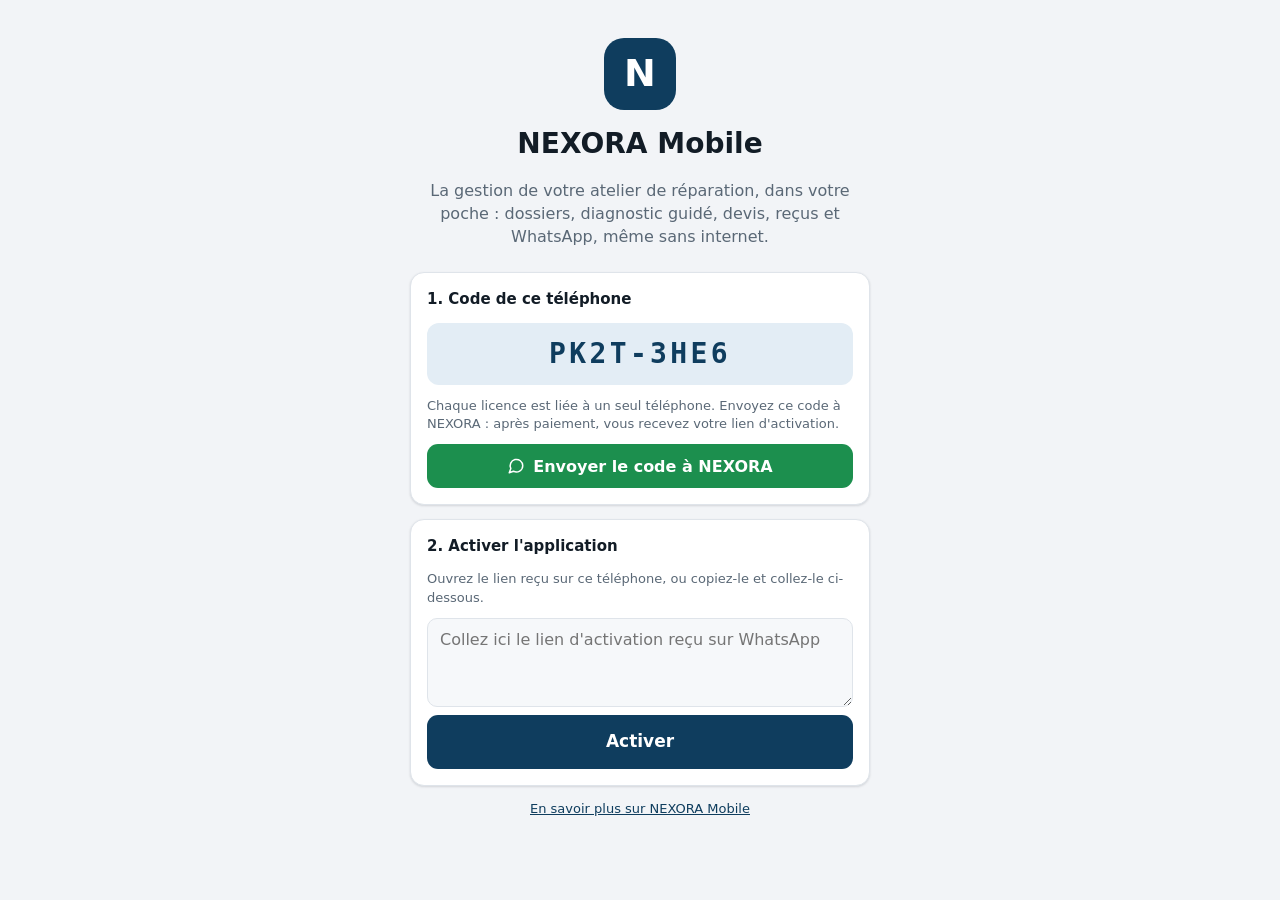
<file: app/index.html>
<!doctype html>
<html lang="fr">
<head>
<meta charset="utf-8">
<meta name="viewport" content="width=device-width, initial-scale=1, viewport-fit=cover">
<title>NEXORA</title>
<meta name="description" content="NEXORA Mobile : gestion d'atelier de réparation de téléphones. Dossiers, diagnostic guidé, devis, reçus et WhatsApp, même sans internet.">
<meta name="theme-color" content="#0f3d5e" media="(prefers-color-scheme: light)">
<meta name="theme-color" content="#0e1419" media="(prefers-color-scheme: dark)">
<meta name="apple-mobile-web-app-capable" content="yes">
<meta name="mobile-web-app-capable" content="yes">
<meta name="apple-mobile-web-app-title" content="NEXORA">
<meta name="apple-mobile-web-app-status-bar-style" content="default">
<meta name="format-detection" content="telephone=no">
<meta http-equiv="Content-Security-Policy" content="default-src 'self'; script-src 'self'; style-src 'self' 'unsafe-inline'; img-src 'self' data: blob:; connect-src 'self' data: blob:; worker-src 'self'; manifest-src 'self'; object-src 'none'; base-uri 'none'; form-action 'none'">
<meta name="referrer" content="no-referrer">
<link rel="manifest" href="manifest.webmanifest">
<link rel="icon" type="image/png" sizes="192x192" href="icones/icone-192.png">
<link rel="apple-touch-icon" href="icones/apple-touch-icon.png">
<link rel="stylesheet" href="styles.css">
<style id="print-page"></style>
</head>
<body>
<header class="topbar">
  <div class="topbar-in">
    <div id="back" class="topbar-slot"></div>
    <h1 id="titre"></h1>
    <div id="action" class="topbar-slot right"></div>
  </div>
</header>

<main id="vue" class="vue">
  <div class="splash" aria-label="Chargement"><div class="act-logo">N</div></div>
</main>

<div id="fab"></div>

<nav class="tabbar" aria-label="Navigation principale">
  <a href="#/" data-onglet="accueil">
    <svg viewBox="0 0 24 24" width="24" height="24" fill="none" stroke="currentColor" stroke-width="2" stroke-linecap="round" stroke-linejoin="round" aria-hidden="true"><path d="M3 10.5 12 3l9 7.5V20a1 1 0 0 1-1 1h-5v-6h-6v6H4a1 1 0 0 1-1-1z"/></svg>
    <span>Accueil</span>
  </a>
  <a href="#/reparations" data-onglet="reparations">
    <svg viewBox="0 0 24 24" width="24" height="24" fill="none" stroke="currentColor" stroke-width="2" stroke-linecap="round" stroke-linejoin="round" aria-hidden="true"><path d="M14.7 6.3a4 4 0 0 0 5 5L21 13l-8 8-3-3 6.3-6.3a4 4 0 0 1-5-5L9 3l3-1z M4 20l6-6"/></svg>
    <span>Réparations</span>
  </a>
  <a href="#/stock" data-onglet="stock">
    <svg viewBox="0 0 24 24" width="24" height="24" fill="none" stroke="currentColor" stroke-width="2" stroke-linecap="round" stroke-linejoin="round" aria-hidden="true"><path d="M21 8 12 3 3 8v8l9 5 9-5z M3 8l9 5 9-5 M12 13v8"/></svg>
    <span>Stock</span>
  </a>
  <a href="#/plus" data-onglet="plus">
    <svg viewBox="0 0 24 24" width="24" height="24" fill="none" stroke="currentColor" stroke-width="2" stroke-linecap="round" stroke-linejoin="round" aria-hidden="true"><path d="M4 6h16 M4 12h16 M4 18h16"/></svg>
    <span>Plus</span>
  </a>
</nav>

<div id="toasts" aria-live="polite"></div>
<div id="print-root"></div>

<noscript><p style="padding:16px">NEXORA a besoin de JavaScript pour fonctionner.</p></noscript>
<script type="module" src="js/main.js"></script>
</body>
</html>
</file>
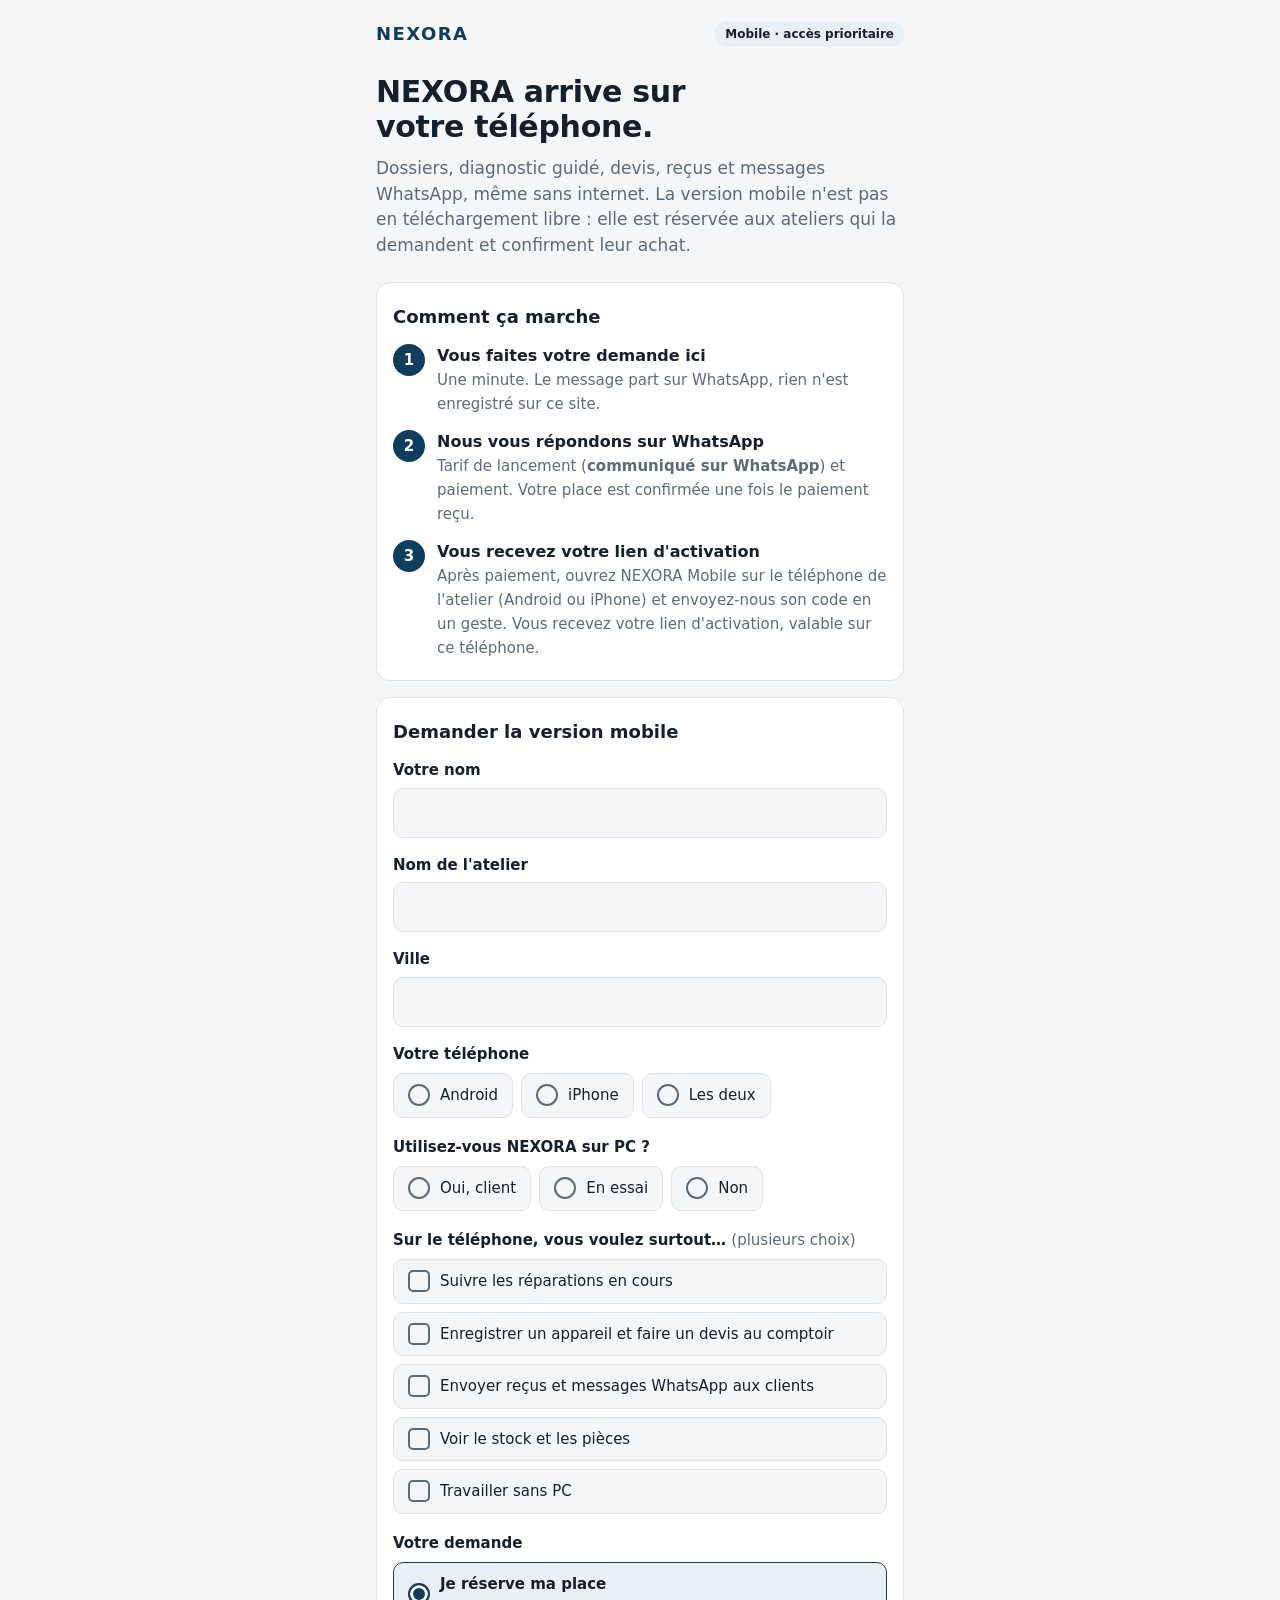
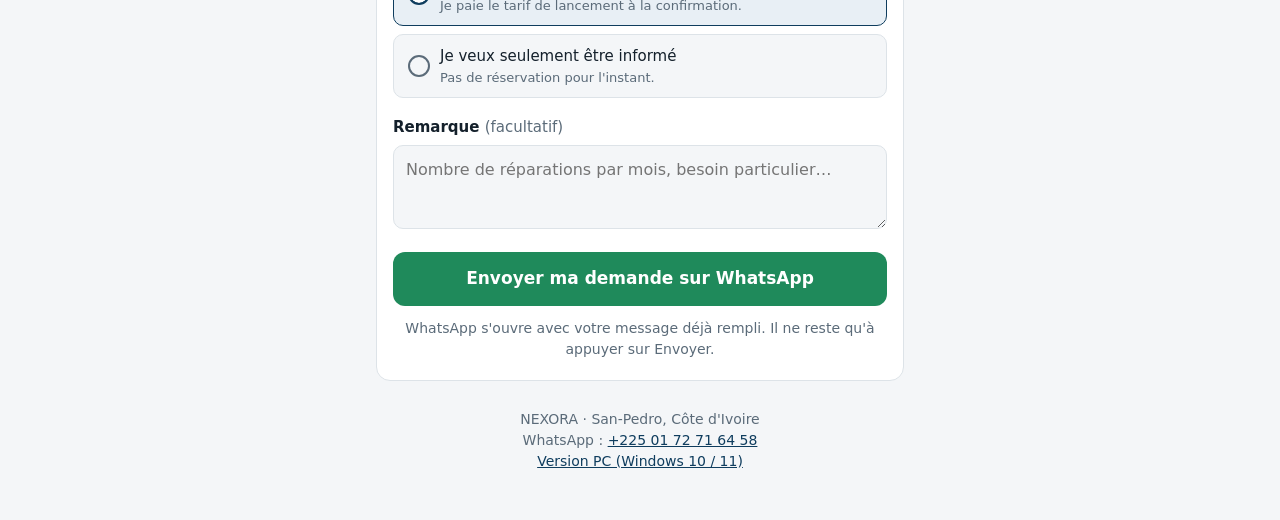
<file: mobile/index.html>
<!doctype html>
<html lang="fr">
<head>
<meta charset="utf-8">
<meta name="viewport" content="width=device-width, initial-scale=1, viewport-fit=cover">
<title>NEXORA Mobile</title>
<meta name="description" content="NEXORA arrive sur téléphone. Réservé d'abord aux ateliers qui en font la demande : réservez votre accès prioritaire sur WhatsApp.">
<meta name="theme-color" content="#0f3d5e">
<style>
  :root {
    --bg: #f4f6f8;
    --surface: #ffffff;
    --text: #14202b;
    --muted: #5b6b79;
    --line: #dde3e8;
    --brand: #0f3d5e;
    --brand-ink: #ffffff;
    --accent: #1f8a5b;
    --accent-ink: #ffffff;
    --chip: #e8eff5;
    --focus: #2b7fd1;
    --error: #b42318;
  }
  @media (prefers-color-scheme: dark) {
    :root:not([data-theme="light"]) {
      --bg: #0e1419;
      --surface: #161f27;
      --text: #e7edf2;
      --muted: #9aabb9;
      --line: #263440;
      --brand: #7fb8e0;
      --brand-ink: #0e1419;
      --accent: #3fbf86;
      --accent-ink: #0b1a12;
      --chip: #1d2934;
      --focus: #7fb8e0;
      --error: #f47067;
    }
  }
  :root[data-theme="dark"] {
    --bg: #0e1419;
    --surface: #161f27;
    --text: #e7edf2;
    --muted: #9aabb9;
    --line: #263440;
    --brand: #7fb8e0;
    --brand-ink: #0e1419;
    --accent: #3fbf86;
    --accent-ink: #0b1a12;
    --chip: #1d2934;
    --focus: #7fb8e0;
    --error: #f47067;
  }
  * { box-sizing: border-box; }
  html { -webkit-text-size-adjust: 100%; }
  body {
    margin: 0;
    background: var(--bg);
    color: var(--text);
    font: 16px/1.5 system-ui, -apple-system, "Segoe UI", Roboto, "Helvetica Neue", Arial, sans-serif;
  }
  .wrap { max-width: 560px; margin: 0 auto; padding: 0 16px 48px; }
  header { padding: 20px 0 8px; display: flex; align-items: center; justify-content: space-between; gap: 12px; }
  .logo { font-weight: 800; letter-spacing: .08em; font-size: 18px; color: var(--brand); }
  .badge {
    font-size: 12px; font-weight: 600; padding: 4px 10px; border-radius: 999px;
    background: var(--chip); color: var(--text); white-space: nowrap;
  }
  h1 { font-size: 30px; line-height: 1.15; margin: 20px 0 12px; letter-spacing: -.01em; text-wrap: balance; }
  .lead { color: var(--muted); margin: 0 0 24px; font-size: 17px; }
  .card {
    background: var(--surface); border: 1px solid var(--line); border-radius: 14px;
    padding: 20px 16px; margin: 0 0 16px;
  }
  h2 { font-size: 18px; margin: 0 0 14px; }
  ol.steps { list-style: none; padding: 0; margin: 0; display: grid; gap: 14px; counter-reset: s; }
  ol.steps li { display: grid; grid-template-columns: 32px 1fr; gap: 12px; align-items: start; counter-increment: s; }
  ol.steps li::before {
    content: counter(s); width: 32px; height: 32px; border-radius: 50%;
    background: var(--brand); color: var(--brand-ink); font-weight: 700;
    display: grid; place-items: center; font-size: 15px;
  }
  ol.steps strong { display: block; }
  ol.steps span { color: var(--muted); font-size: 15px; }
  label.field { display: block; margin: 0 0 16px; }
  .lbl { display: block; font-weight: 600; font-size: 15px; margin: 0 0 6px; }
  .opt { color: var(--muted); font-weight: 400; }
  input[type=text], textarea {
    width: 100%; font: inherit; color: var(--text); background: var(--bg);
    border: 1px solid var(--line); border-radius: 10px; padding: 12px; min-height: 48px;
  }
  textarea { min-height: 84px; resize: vertical; }
  input:focus-visible, textarea:focus-visible, .choice input:focus-visible + span, button:focus-visible {
    outline: 2px solid var(--focus); outline-offset: 2px;
  }
  fieldset { border: 0; padding: 0; margin: 0 0 18px; min-width: 0; }
  legend { font-weight: 600; font-size: 15px; margin: 0 0 8px; padding: 0; }
  .choices { display: flex; flex-wrap: wrap; gap: 8px; }
  .choices.stack { flex-direction: column; }
  .choice { position: relative; }
  .choice input { position: absolute; opacity: 0; width: 1px; height: 1px; }
  .choice > span {
    display: flex; align-items: center; gap: 10px; min-height: 44px; padding: 10px 14px;
    border: 1px solid var(--line); border-radius: 10px; background: var(--bg); cursor: pointer;
    font-size: 15px;
  }
  .choice > span::before {
    content: ""; flex: none; width: 18px; height: 18px; border: 2px solid var(--muted); border-radius: 50%;
  }
  .choice input[type=checkbox] + span::before { border-radius: 5px; }
  .choice input:checked + span { border-color: var(--brand); background: var(--chip); font-weight: 600; }
  .choice input:checked + span::before { border-color: var(--brand); background: var(--brand); box-shadow: inset 0 0 0 3px var(--surface); }
  .choice small { display: block; font-weight: 400; color: var(--muted); font-size: 13px; }
  .err { color: var(--error); font-size: 14px; margin: 0 0 14px; min-height: 0; }
  .err:empty { display: none; }
  button.send {
    width: 100%; min-height: 54px; border: 0; border-radius: 12px; cursor: pointer;
    background: var(--accent); color: var(--accent-ink); font: inherit; font-weight: 700; font-size: 17px;
  }
  .note { color: var(--muted); font-size: 14px; margin: 12px 0 0; text-align: center; }
  .price { font-weight: 700; color: var(--text); }
  footer { color: var(--muted); font-size: 14px; text-align: center; margin-top: 28px; }
  footer a { color: var(--brand); }
</style>
</head>
<body>
<div class="wrap">
  <header>
    <div class="logo">NEXORA</div>
    <div class="badge">Mobile · accès prioritaire</div>
  </header>

  <h1>NEXORA arrive sur votre téléphone.</h1>
  <p class="lead">
    Dossiers, diagnostic guidé, devis, reçus et messages WhatsApp, même sans internet.
    La version mobile n'est pas en téléchargement libre : elle est réservée aux ateliers qui la demandent et confirment leur achat.
  </p>

  <section class="card" aria-labelledby="how">
    <h2 id="how">Comment ça marche</h2>
    <ol class="steps">
      <li><div><strong>Vous faites votre demande ici</strong><span>Une minute. Le message part sur WhatsApp, rien n'est enregistré sur ce site.</span></div></li>
      <li><div><strong>Nous vous répondons sur WhatsApp</strong><span>Tarif de lancement (<span class="price" id="price">communiqué sur WhatsApp</span>) et paiement. Votre place est confirmée une fois le paiement reçu.</span></div></li>
      <li><div><strong>Vous recevez votre lien d'activation</strong><span>Après paiement, ouvrez NEXORA Mobile sur le téléphone de l'atelier (Android ou iPhone) et envoyez-nous son code en un geste. Vous recevez votre lien d'activation, valable sur ce téléphone.</span></div></li>
    </ol>
  </section>

  <form class="card" id="form" novalidate aria-labelledby="ftitle">
    <h2 id="ftitle">Demander la version mobile</h2>

    <label class="field">
      <span class="lbl">Votre nom</span>
      <input type="text" name="nom" autocomplete="name" required>
    </label>
    <label class="field">
      <span class="lbl">Nom de l'atelier</span>
      <input type="text" name="atelier" autocomplete="organization" required>
    </label>
    <label class="field">
      <span class="lbl">Ville</span>
      <input type="text" name="ville" autocomplete="address-level2" required>
    </label>

    <fieldset>
      <legend>Votre téléphone</legend>
      <div class="choices">
        <label class="choice"><input type="radio" name="tel" value="Android" required><span>Android</span></label>
        <label class="choice"><input type="radio" name="tel" value="iPhone"><span>iPhone</span></label>
        <label class="choice"><input type="radio" name="tel" value="Android et iPhone"><span>Les deux</span></label>
      </div>
    </fieldset>

    <fieldset>
      <legend>Utilisez-vous NEXORA sur PC ?</legend>
      <div class="choices">
        <label class="choice"><input type="radio" name="pc" value="Oui, client" required><span>Oui, client</span></label>
        <label class="choice"><input type="radio" name="pc" value="Oui, en essai"><span>En essai</span></label>
        <label class="choice"><input type="radio" name="pc" value="Non"><span>Non</span></label>
      </div>
    </fieldset>

    <fieldset>
      <legend>Sur le téléphone, vous voulez surtout… <span class="opt">(plusieurs choix)</span></legend>
      <div class="choices stack">
        <label class="choice"><input type="checkbox" name="usage" value="Suivre les réparations en cours"><span>Suivre les réparations en cours</span></label>
        <label class="choice"><input type="checkbox" name="usage" value="Enregistrer un appareil et faire un devis au comptoir"><span>Enregistrer un appareil et faire un devis au comptoir</span></label>
        <label class="choice"><input type="checkbox" name="usage" value="Envoyer reçus et messages WhatsApp aux clients"><span>Envoyer reçus et messages WhatsApp aux clients</span></label>
        <label class="choice"><input type="checkbox" name="usage" value="Voir le stock et les pièces"><span>Voir le stock et les pièces</span></label>
        <label class="choice"><input type="checkbox" name="usage" value="Travailler sans PC"><span>Travailler sans PC</span></label>
      </div>
    </fieldset>

    <fieldset>
      <legend>Votre demande</legend>
      <div class="choices stack">
        <label class="choice"><input type="radio" name="type" value="reservation" required checked>
          <span><span>Je réserve ma place<small>Je paie le tarif de lancement à la confirmation.</small></span></span></label>
        <label class="choice"><input type="radio" name="type" value="info">
          <span><span>Je veux seulement être informé<small>Pas de réservation pour l'instant.</small></span></span></label>
      </div>
    </fieldset>

    <label class="field">
      <span class="lbl">Remarque <span class="opt">(facultatif)</span></span>
      <textarea name="remarque" placeholder="Nombre de réparations par mois, besoin particulier…"></textarea>
    </label>

    <p class="err" id="err" role="alert"></p>
    <button class="send" type="submit">Envoyer ma demande sur WhatsApp</button>
    <p class="note">WhatsApp s'ouvre avec votre message déjà rempli. Il ne reste qu'à appuyer sur Envoyer.</p>
  </form>

  <footer>
    NEXORA · San-Pedro, Côte d'Ivoire<br>
    WhatsApp : <a id="wa-link" href="https://wa.me/2250172716458">+225 01 72 71 64 58</a><br>
    <a href="https://github.com/CHARLY93EXCES/nexora">Version PC (Windows 10 / 11)</a>
  </footer>
</div>

<script>
  // Réglages à modifier
  var CONFIG = {
    whatsapp: "2250172716458",   // numéro international, chiffres uniquement
    prixLancement: ""            // ex. "15 000 FCFA" ; laisser vide pour donner le prix sur WhatsApp
  };

  if (CONFIG.prixLancement) {
    document.getElementById("price").textContent = CONFIG.prixLancement;
  }
  document.getElementById("wa-link").href = "https://wa.me/" + CONFIG.whatsapp;

  var form = document.getElementById("form");
  var err = document.getElementById("err");

  form.addEventListener("submit", function (e) {
    e.preventDefault();
    var f = form.elements;
    var nom = f.nom.value.trim();
    var atelier = f.atelier.value.trim();
    var ville = f.ville.value.trim();
    var tel = (form.querySelector("input[name=tel]:checked") || {}).value;
    var pc = (form.querySelector("input[name=pc]:checked") || {}).value;
    var type = (form.querySelector("input[name=type]:checked") || {}).value;

    var missing = [];
    if (!nom) missing.push("votre nom");
    if (!atelier) missing.push("le nom de l'atelier");
    if (!ville) missing.push("la ville");
    if (!tel) missing.push("votre téléphone");
    if (!pc) missing.push("NEXORA sur PC");
    if (missing.length) {
      err.textContent = "Il manque : " + missing.join(", ") + ".";
      return;
    }
    err.textContent = "";

    var usages = Array.prototype.map.call(
      form.querySelectorAll("input[name=usage]:checked"),
      function (c) { return c.value; }
    );
    var remarque = f.remarque.value.trim();

    var lines = [
      type === "reservation" ? "*NEXORA Mobile — RÉSERVATION*" : "*NEXORA Mobile — DEMANDE D'INFO*",
      "Nom : " + nom,
      "Atelier : " + atelier,
      "Ville : " + ville,
      "Téléphone : " + tel,
      "NEXORA sur PC : " + pc
    ];
    if (usages.length) lines.push("Besoins : " + usages.join(" ; "));
    if (remarque) lines.push("Remarque : " + remarque);
    if (type === "reservation") lines.push("", "Je réserve ma place et je paie le tarif de lancement à la confirmation.");

    window.location.href = "https://wa.me/" + CONFIG.whatsapp + "?text=" + encodeURIComponent(lines.join("\n"));
  });
</script>
</body>
</html>
</file>
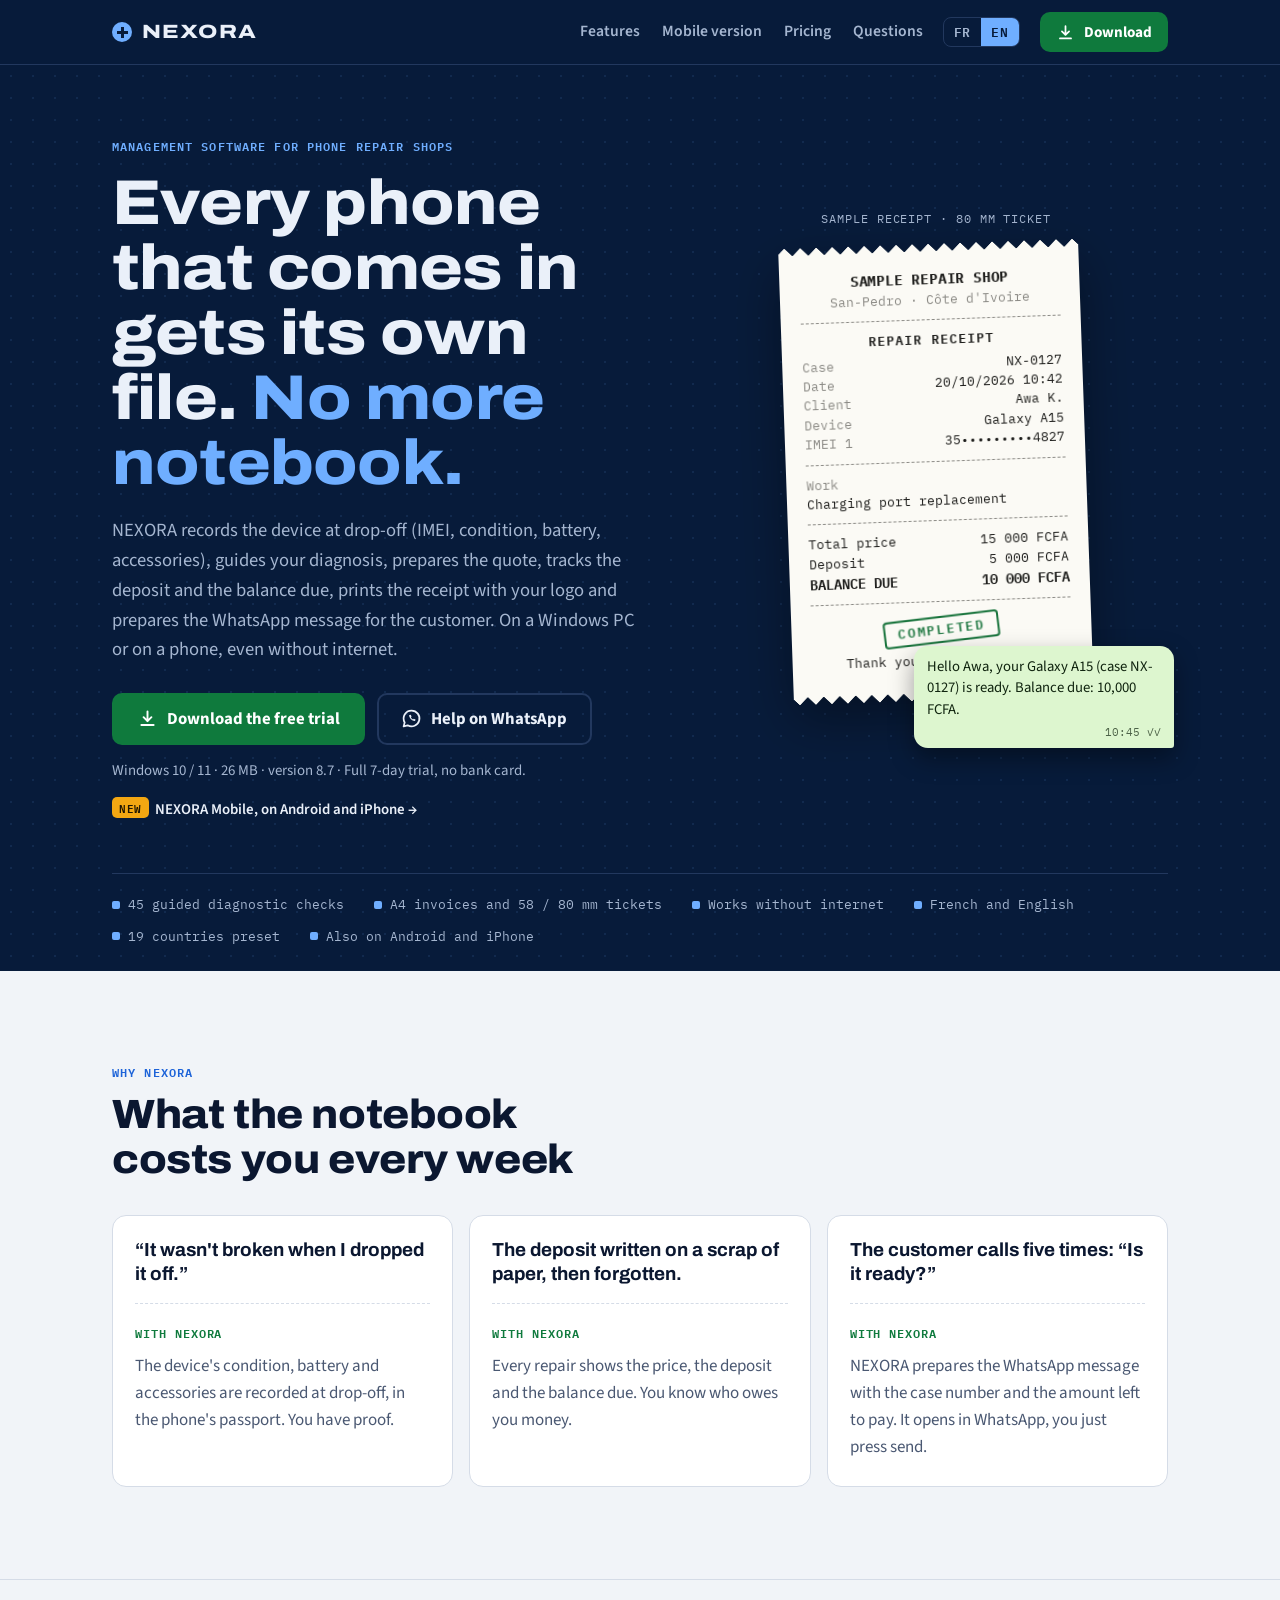
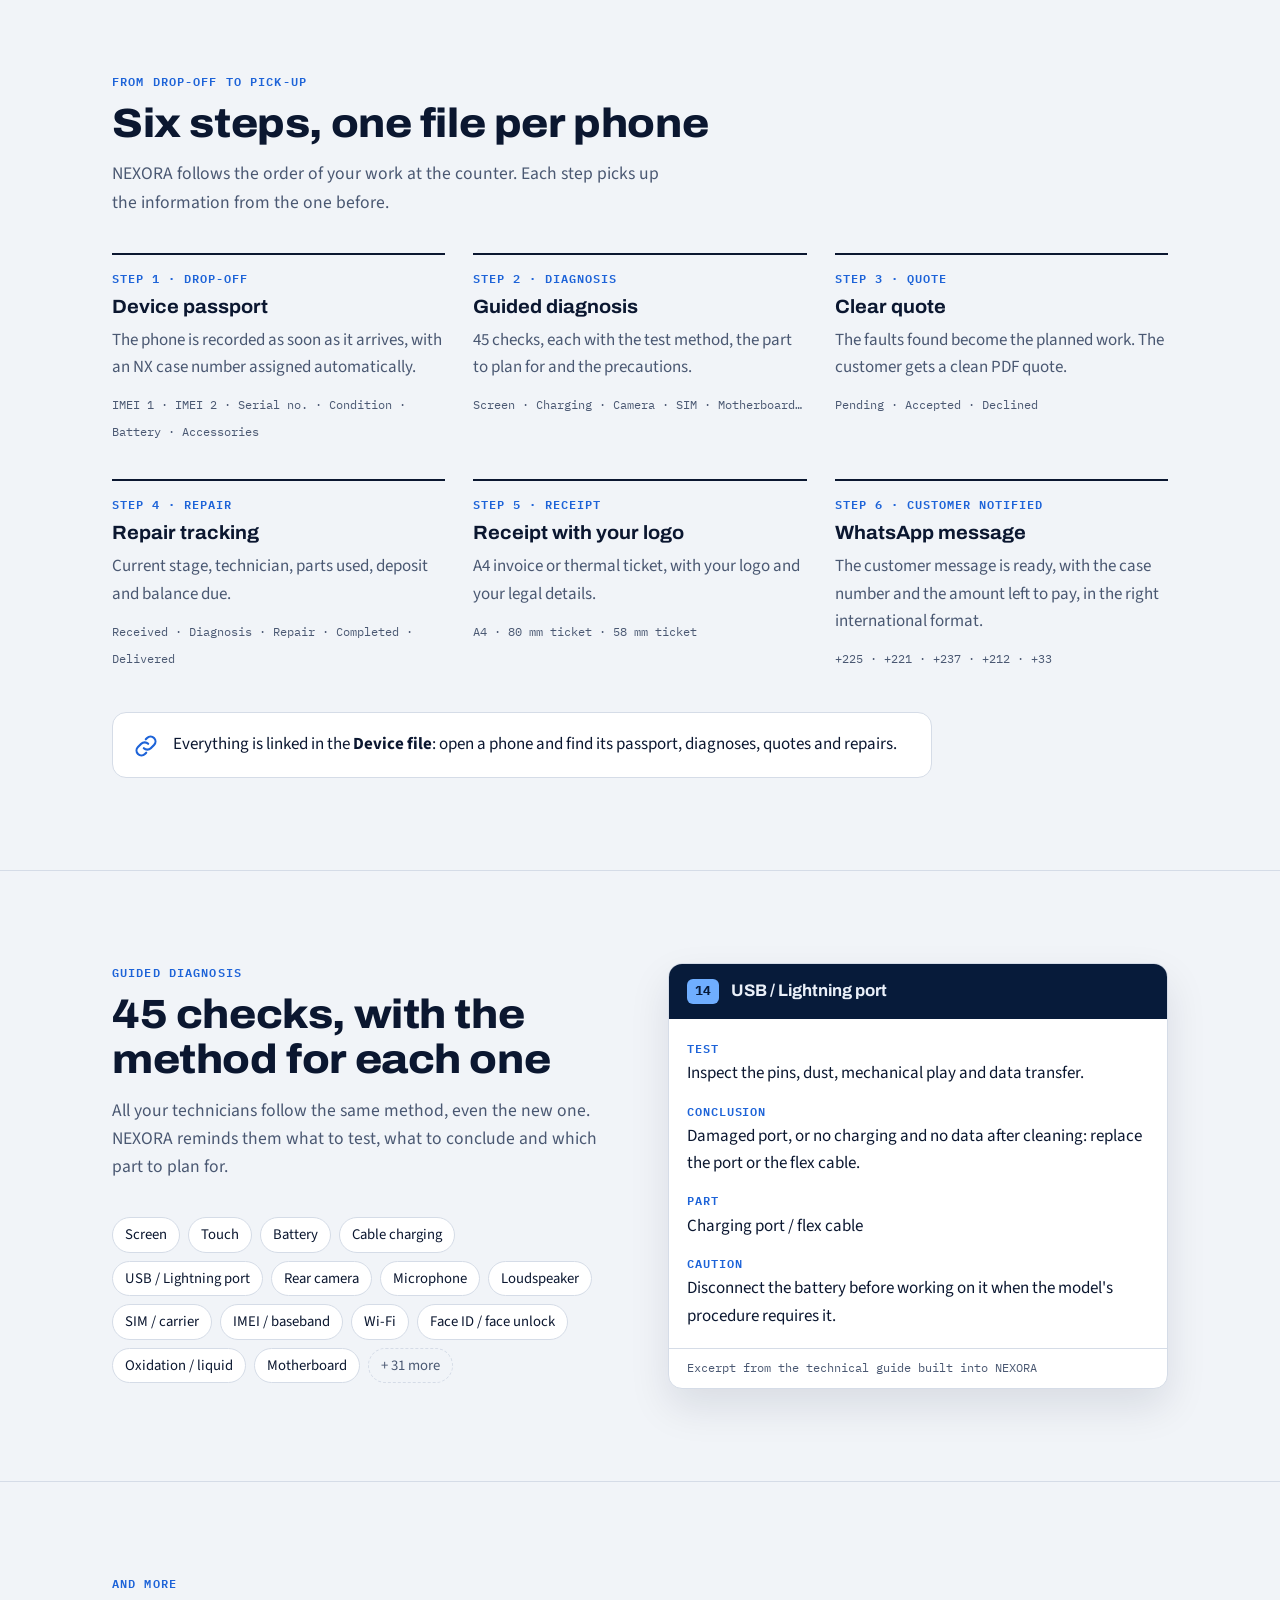
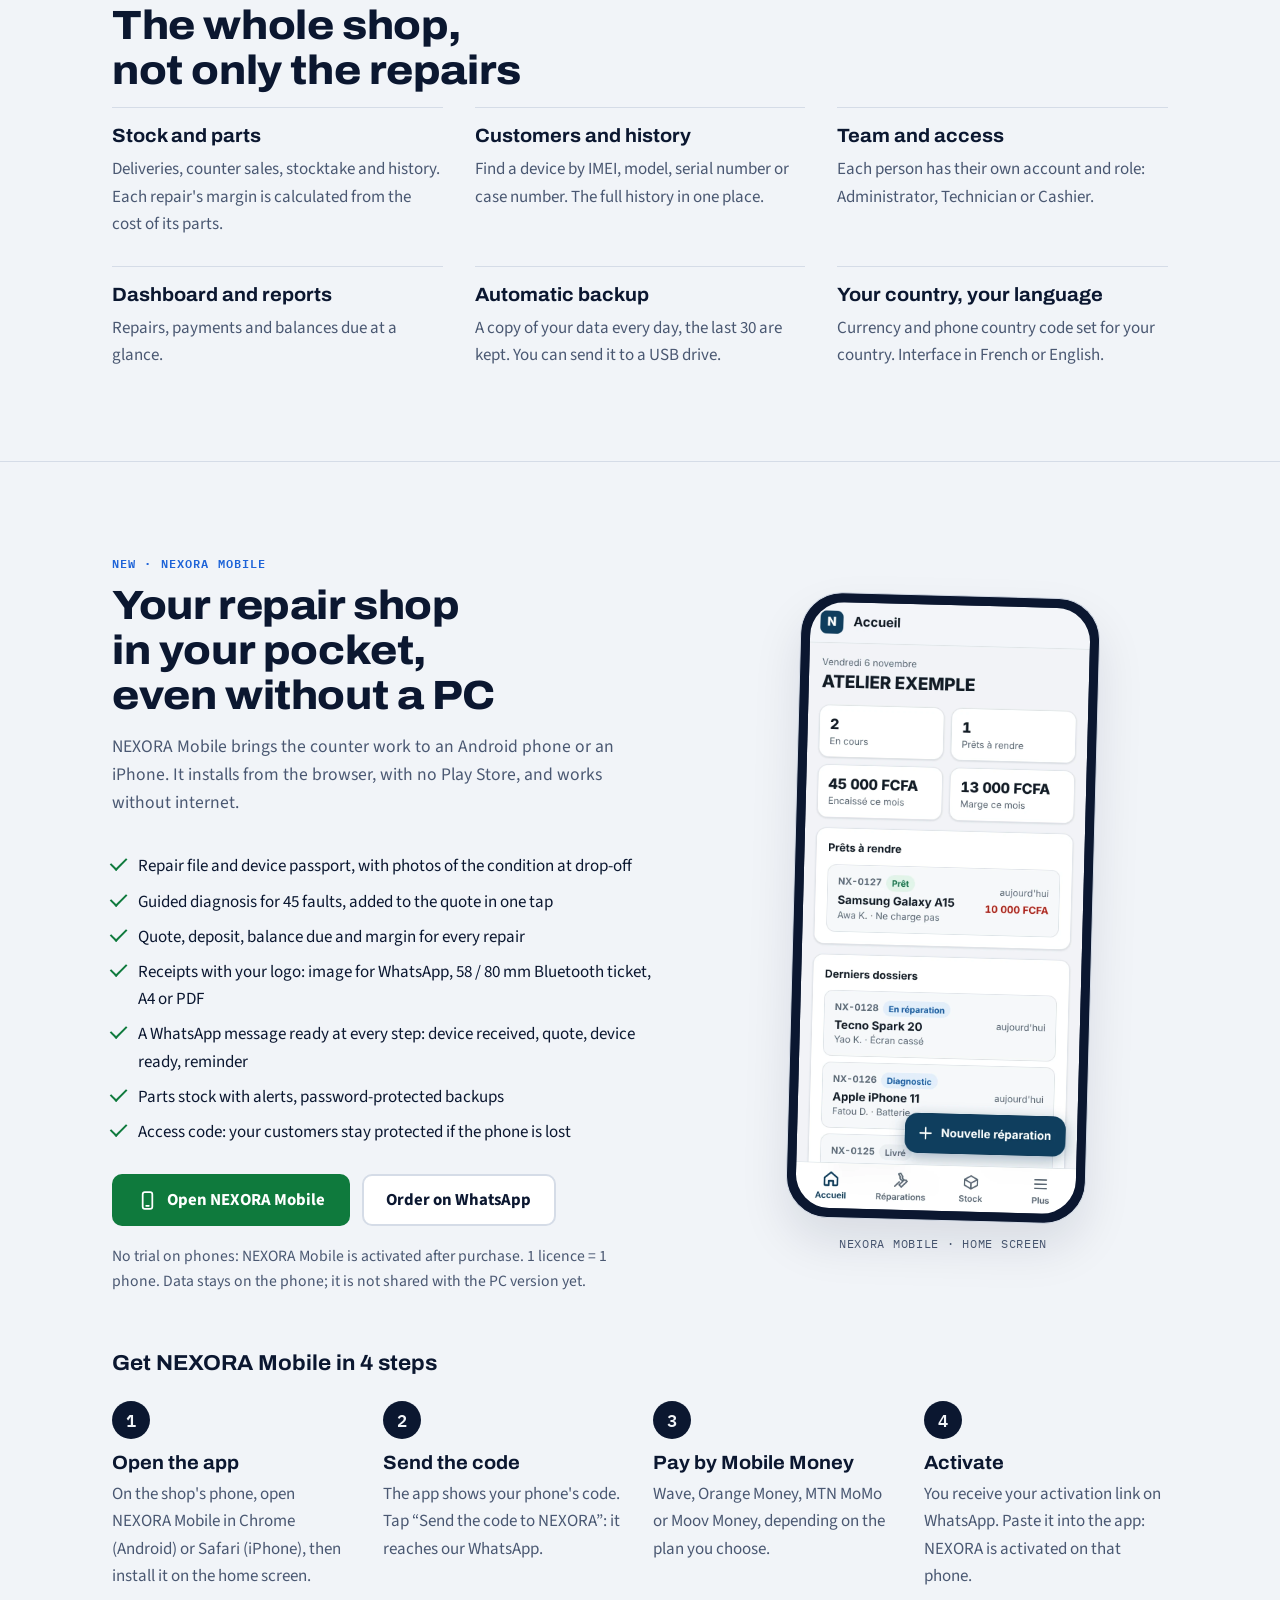
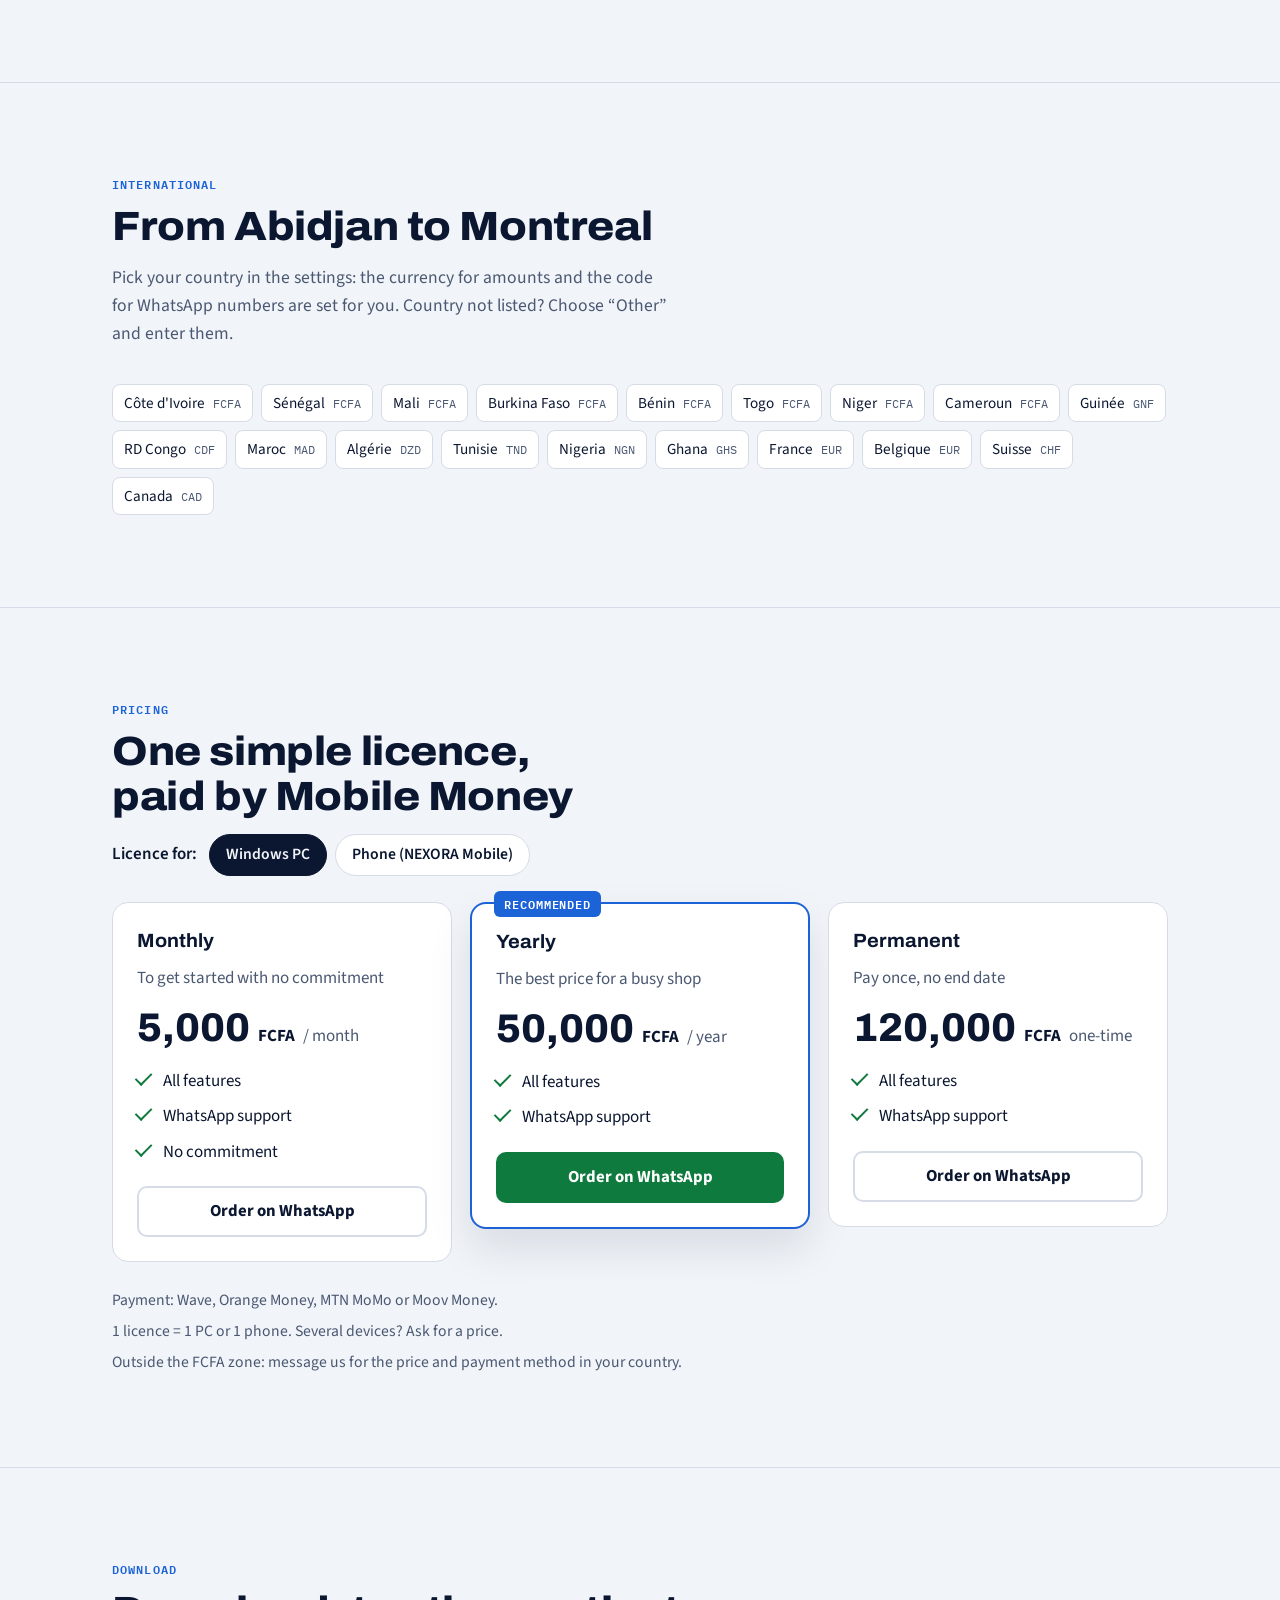
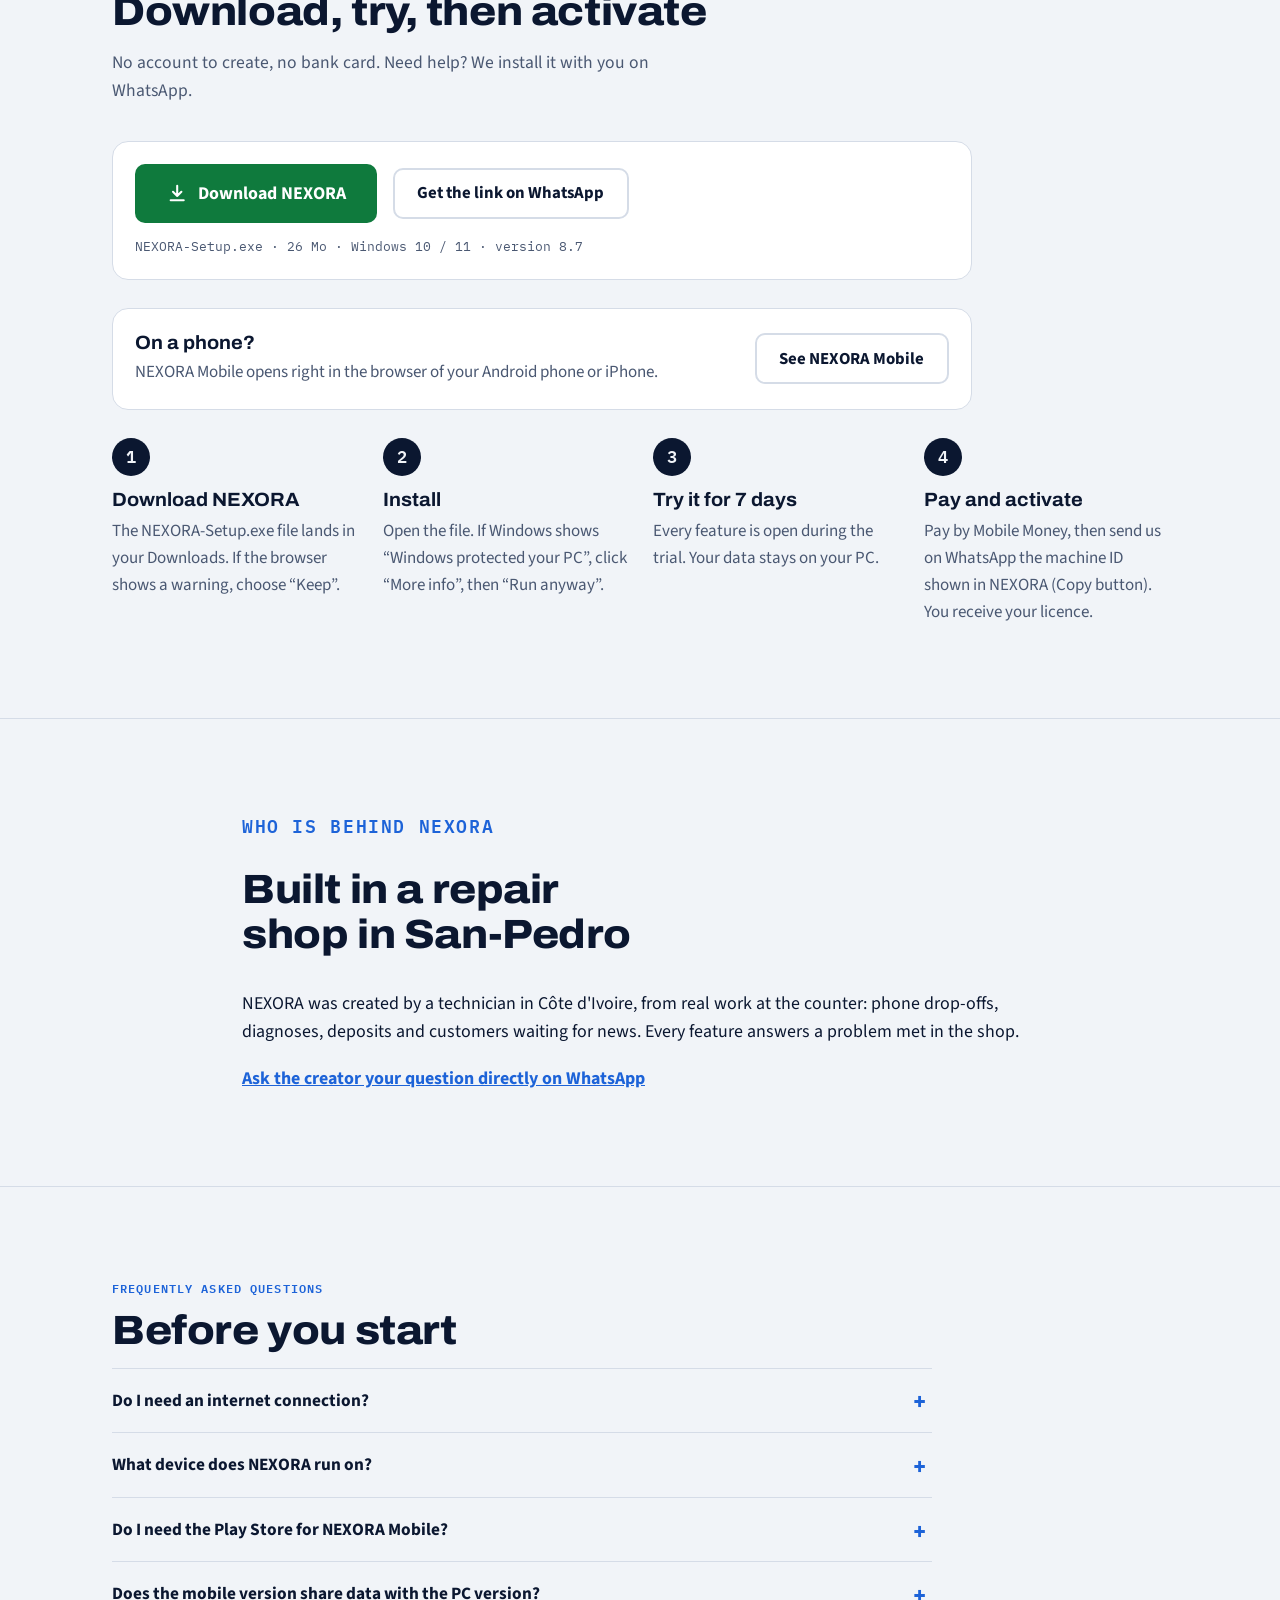
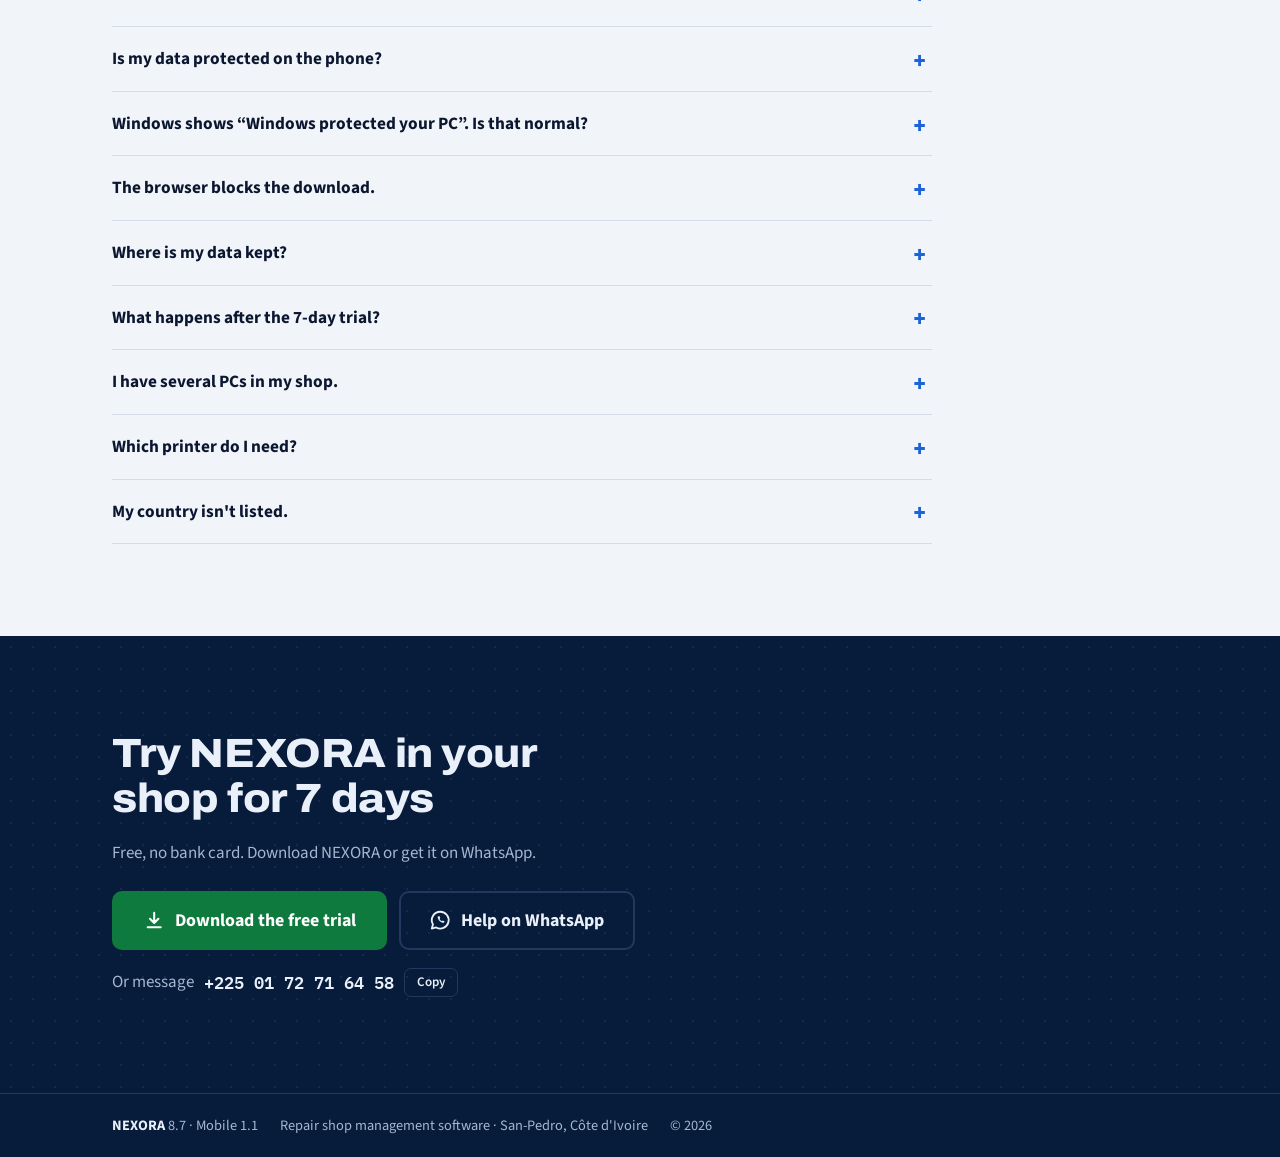
<file: site/index.html>
<!doctype html>
<html lang="fr">
<head>
<meta charset="utf-8">
<meta name="viewport" content="width=device-width, initial-scale=1, viewport-fit=cover">
<title>NEXORA · Logiciel pour ateliers de réparation de téléphones</title>
<meta name="description" content="NEXORA, logiciel de gestion pour ateliers de réparation de téléphones : passeport appareil, diagnostic guidé, devis, réparations, reçus à votre logo et messages WhatsApp. Sur PC Windows et sur téléphone (Android, iPhone). Essai gratuit de 7 jours sur PC.">
<meta property="og:type" content="website">
<meta property="og:title" content="NEXORA · Fini le cahier dans votre atelier">
<meta property="og:description" content="Chaque téléphone déposé a son dossier : diagnostic, devis, réparation, reçu et WhatsApp. Sur PC Windows et sur téléphone.">
<meta property="og:url" content="https://nexora-adz.pages.dev/">
<meta property="og:image" content="https://nexora-adz.pages.dev/og.png">
<meta property="og:image:width" content="1200">
<meta property="og:image:height" content="630">
<meta property="og:image:alt" content="NEXORA : fini le cahier, chaque téléphone déposé a son dossier. Essai gratuit 7 jours.">
<meta property="og:locale" content="fr_FR">
<meta property="og:locale:alternate" content="en_US">
<meta name="twitter:card" content="summary_large_image">
<link rel="canonical" href="https://nexora-adz.pages.dev/">
<meta name="theme-color" content="#071B3A">
<link rel="icon" href="favicon.ico">
<link rel="preconnect" href="https://fonts.googleapis.com">
<link rel="preconnect" href="https://fonts.gstatic.com" crossorigin>
<link rel="stylesheet" href="https://fonts.googleapis.com/css2?family=Archivo:wdth,wght@100..125,500..900&family=IBM+Plex+Mono:wght@400;600&family=Source+Sans+3:wght@400;600;700&display=swap">
<style>
/* Mise en page : bande marine « établi » en tête avec le reçu imprimé, puis une feuille claire en une colonne (max 1120 px) qui suit l'ordre du travail au comptoir. */
:root {
  --bg: #F1F4F8;
  --surface: #FFFFFF;
  --ink: #0B1730;
  --muted: #4A5872;
  --line: #D5DCE7;
  --accent: #1D63D8;
  --go: #0F7A3D;
  --go-hover: #0B6632;
  --go-ink: #FFFFFF;
  --band: #071B3A;
  --band-ink: #EAF0F9;
  --band-muted: #A5B6D0;
  --band-line: #22385E;
  --band-accent: #6FAEFF;
  --band-grid: rgba(111, 174, 255, 0.10);
  --paper: #FBFAF5;
  --paper-ink: #1C1C1A;
  --paper-muted: #8A8984;
  --stamp: #17733B;
  --bubble: #DDF6CF;
  --bubble-ink: #10240F;
  --tag: #F3A712;
  --tag-ink: #1F1500;
  --shadow: rgba(0, 0, 0, 0.38);
  --shadow-soft: rgba(11, 23, 48, 0.10);
  --focus: #F3A712;

  --font-display: "Archivo", "Arial Narrow", Arial, sans-serif;
  --font-body: "Source Sans 3", "Segoe UI", Roboto, Arial, sans-serif;
  --font-mono: "IBM Plex Mono", Consolas, "Courier New", monospace;
}
@media (prefers-color-scheme: dark) {
  :root:not([data-theme="light"]) {
    --bg: #07101E;
    --surface: #0E1A2E;
    --ink: #E7EDF6;
    --muted: #A1AFC4;
    --line: #22324B;
    --accent: #6FAEFF;
    --go: #11853F;
    --go-hover: #0E7136;
    --go-ink: #FFFFFF;
    --band: #0A1F42;
    --band-ink: #EAF0F9;
    --band-muted: #A5B6D0;
    --band-line: #26406A;
    --band-accent: #7DB6FF;
    --band-grid: rgba(125, 182, 255, 0.10);
    --paper: #EEECE4;
    --paper-ink: #1C1C1A;
    --paper-muted: #84827B;
    --stamp: #17733B;
    --bubble: #1E4A30;
    --bubble-ink: #E4F5E8;
    --tag: #F3A712;
    --tag-ink: #1F1500;
    --shadow: rgba(0, 0, 0, 0.55);
    --shadow-soft: rgba(0, 0, 0, 0.35);
    --focus: #F3A712;
    color-scheme: dark;
  }
}
:root[data-theme="dark"] {
  --bg: #07101E;
  --surface: #0E1A2E;
  --ink: #E7EDF6;
  --muted: #A1AFC4;
  --line: #22324B;
  --accent: #6FAEFF;
  --go: #11853F;
  --go-hover: #0E7136;
  --go-ink: #FFFFFF;
  --band: #0A1F42;
  --band-ink: #EAF0F9;
  --band-muted: #A5B6D0;
  --band-line: #26406A;
  --band-accent: #7DB6FF;
  --band-grid: rgba(125, 182, 255, 0.10);
  --paper: #EEECE4;
  --paper-ink: #1C1C1A;
  --paper-muted: #84827B;
  --stamp: #17733B;
  --bubble: #1E4A30;
  --bubble-ink: #E4F5E8;
  --tag: #F3A712;
  --tag-ink: #1F1500;
  --shadow: rgba(0, 0, 0, 0.55);
  --shadow-soft: rgba(0, 0, 0, 0.35);
  --focus: #F3A712;
  color-scheme: dark;
}

*, *::before, *::after { box-sizing: border-box; }
[hidden] { display: none !important; }
html { scroll-behavior: smooth; }
body {
  margin: 0;
  background: var(--bg);
  color: var(--ink);
  font-family: var(--font-body);
  font-size: 1.0625rem;
  line-height: 1.6;
  -webkit-font-smoothing: antialiased;
}
img, svg { max-width: 100%; }
a { color: inherit; }
:focus-visible { outline: 3px solid var(--focus); outline-offset: 3px; border-radius: 6px; }

.wrap {
  max-width: 1120px;
  margin-inline: auto;
  padding-left: max(16px, env(safe-area-inset-left, 0px));
  padding-right: max(16px, env(safe-area-inset-right, 0px));
}
@media (min-width: 720px) {
  .wrap {
    padding-left: max(32px, env(safe-area-inset-left, 0px));
    padding-right: max(32px, env(safe-area-inset-right, 0px));
  }
}

/* ---------- En-tête ---------- */
.top {
  position: sticky;
  top: env(safe-area-inset-top, 0px);
  z-index: 20;
  background: var(--band);
  color: var(--band-ink);
  border-bottom: 1px solid var(--band-line);
}
.top-in {
  display: flex;
  align-items: center;
  gap: 20px;
  min-height: 64px;
}
.brand {
  display: inline-flex;
  align-items: center;
  gap: 10px;
  font-family: var(--font-display);
  font-stretch: 125%;
  font-weight: 800;
  font-size: 1.2rem;
  letter-spacing: 0.06em;
  text-decoration: none;
  margin-right: auto;
}
/* Tête de vis cruciforme */
.brand-mark {
  width: 20px;
  height: 20px;
  border-radius: 50%;
  flex: none;
  background:
    linear-gradient(var(--band) 0 0) center / 11px 3px no-repeat,
    linear-gradient(var(--band) 0 0) center / 3px 11px no-repeat,
    var(--band-accent);
}
.top-nav { display: none; gap: 22px; }
.top-nav a {
  text-decoration: none;
  color: var(--band-muted);
  font-weight: 600;
  font-size: 0.98rem;
}
.top-nav a:hover { color: var(--band-ink); }
.lang {
  display: inline-flex;
  border: 1px solid var(--band-line);
  border-radius: 8px;
  overflow: hidden;
}
.lang button {
  font: 600 0.8rem/1 var(--font-mono);
  letter-spacing: 0.06em;
  padding: 8px 10px;
  border: 0;
  background: transparent;
  color: var(--band-muted);
  cursor: pointer;
}
.lang button[aria-pressed="true"] { background: var(--band-accent); color: var(--band); }
.top .top-cta { display: none; }
@media (min-width: 820px) {
  .top-nav { display: flex; }
  .top .top-cta { display: inline-flex; }
}

/* ---------- Boutons ---------- */
.btn {
  display: inline-flex;
  align-items: center;
  justify-content: center;
  gap: 0.55em;
  min-height: 50px;
  padding: 0.8em 1.35em;
  border-radius: 10px;
  border: 2px solid transparent;
  font-family: var(--font-body);
  font-weight: 700;
  font-size: 1.05rem;
  line-height: 1.2;
  text-decoration: none;
  cursor: pointer;
  transition: background-color 0.15s ease, transform 0.15s ease;
}
.btn svg { width: 1.25em; height: 1.25em; flex: none; }
.btn:active { transform: translateY(1px); }
.btn-go { background: var(--go); color: var(--go-ink); }
.btn-go:hover { background: var(--go-hover); }
.btn-ghost { border-color: var(--band-line); color: var(--band-ink); }
.btn-ghost:hover { border-color: var(--band-accent); }
.btn-line { border-color: var(--line); color: var(--ink); background: var(--surface); }
.btn-line:hover { border-color: var(--go); }
.btn-sm { min-height: 40px; padding: 0.5em 0.95em; font-size: 0.95rem; }
.btn-lg { min-height: 56px; font-size: 1.12rem; padding: 0.9em 1.6em; }

/* ---------- Héros ---------- */
.hero {
  background-color: var(--band);
  background-image: radial-gradient(var(--band-grid) 1.2px, transparent 1.4px);
  background-size: 22px 22px;
  color: var(--band-ink);
}
.hero-grid {
  display: grid;
  gap: 36px;
  padding-block: 44px 8px;
}
@media (min-width: 940px) {
  .hero-grid {
    grid-template-columns: 1.08fr 0.92fr;
    align-items: center;
    gap: 48px;
    padding-block: 72px 24px;
  }
}
.hero-copy { min-width: 0; }
.eyebrow, .kicker {
  font-family: var(--font-mono);
  font-size: 0.78rem;
  font-weight: 600;
  letter-spacing: 0.09em;
  text-transform: uppercase;
  margin: 0;
}
.eyebrow { color: var(--band-accent); }
.kicker { color: var(--accent); }
h1 {
  font-family: var(--font-display);
  font-stretch: 112%;
  font-weight: 800;
  font-size: clamp(2.15rem, 5.6vw, 3.95rem);
  line-height: 1.03;
  letter-spacing: -0.012em;
  text-wrap: balance;
  margin: 14px 0 20px;
}
h1 .hl { color: var(--band-accent); }
.lead {
  font-size: 1.16rem;
  color: var(--band-muted);
  max-width: 60ch;
  margin: 0;
}
.cta-row {
  display: flex;
  flex-wrap: wrap;
  gap: 12px;
  margin-top: 28px;
}
.micro {
  margin: 14px 0 0;
  font-size: 0.93rem;
  color: var(--band-muted);
}

/* Reçu + bulle WhatsApp */
.stage {
  position: relative;
  display: flex;
  flex-direction: column;
  align-items: center;
  min-width: 0;
  padding-bottom: 12px;
}
.stage-label {
  font-family: var(--font-mono);
  font-size: 0.72rem;
  letter-spacing: 0.08em;
  text-transform: uppercase;
  color: var(--band-muted);
  margin: 0 0 14px;
}
.ticket-wrap {
  filter: drop-shadow(0 18px 26px var(--shadow));
  transform: rotate(-2deg);
}
.ticket {
  --zig: 8px;
  width: min(300px, 82vw);
  background: var(--paper);
  color: var(--paper-ink);
  font-family: var(--font-mono);
  font-size: 12.5px;
  line-height: 1.55;
  padding: 26px 20px 30px;
  -webkit-mask:
    conic-gradient(from 135deg at top, #0000, #000 1deg 89deg, #0000 90deg) top / 16px 51% repeat-x,
    conic-gradient(from -45deg at bottom, #0000, #000 1deg 89deg, #0000 90deg) bottom / 16px 51% repeat-x;
  mask:
    conic-gradient(from 135deg at top, #0000, #000 1deg 89deg, #0000 90deg) top / 16px 51% repeat-x,
    conic-gradient(from -45deg at bottom, #0000, #000 1deg 89deg, #0000 90deg) bottom / 16px 51% repeat-x;
}
.t-head { text-align: center; }
.t-head strong { font-size: 13.5px; letter-spacing: 0.06em; }
.t-sub { color: var(--paper-muted); }
.t-title { text-align: center; font-weight: 600; letter-spacing: 0.08em; margin-bottom: 4px; }
.t-row { display: flex; justify-content: space-between; gap: 12px; }
.t-row span:last-child { text-align: right; }
.t-sep { border-top: 1px dashed var(--paper-muted); margin: 10px 0; }
.t-label { color: var(--paper-muted); }
.t-strong { font-weight: 600; font-size: 13.5px; }
.t-foot { text-align: center; margin-top: 4px; }
.stamp {
  display: inline-block;
  margin: 4px 0 8px;
  padding: 2px 12px;
  border: 2px solid var(--stamp);
  border-radius: 4px;
  color: var(--stamp);
  font-weight: 600;
  letter-spacing: 0.14em;
  transform: rotate(-5deg);
  animation: thump 0.5s 0.6s cubic-bezier(0.3, 1.6, 0.5, 1) both;
}
@keyframes thump {
  from { transform: rotate(-5deg) scale(1.45); }
  to { transform: rotate(-5deg) scale(1); }
}
.bubble {
  align-self: flex-end;
  max-width: 260px;
  margin: -34px 0 0;
  position: relative;
  background: var(--bubble);
  color: var(--bubble-ink);
  border-radius: 14px 14px 3px 14px;
  padding: 10px 13px 8px;
  font-size: 0.92rem;
  line-height: 1.45;
  box-shadow: 0 10px 24px var(--shadow);
}
.bubble p { margin: 0; }
.bubble-meta {
  display: block;
  text-align: right;
  font-family: var(--font-mono);
  font-size: 0.7rem;
  opacity: 0.7;
  margin-top: 4px;
}
@media (min-width: 940px) {
  .stage { padding-bottom: 48px; }
  .bubble { position: absolute; right: -6px; bottom: 0; margin: 0; }
}

.facts {
  list-style: none;
  margin: 28px 0 0;
  padding: 20px 0 24px;
  border-top: 1px solid var(--band-line);
  display: flex;
  flex-wrap: wrap;
  gap: 10px 30px;
  font-family: var(--font-mono);
  font-size: 0.83rem;
  color: var(--band-muted);
}
.facts li { display: inline-flex; align-items: center; gap: 8px; }
.facts li::before {
  content: "";
  width: 8px;
  height: 8px;
  border-radius: 2px;
  background: var(--band-accent);
  flex: none;
}

/* ---------- Sections ---------- */
.section { padding-block: clamp(52px, 8vw, 92px); scroll-margin-top: 64px; }
.section + .section { border-top: 1px solid var(--line); }
h2 {
  font-family: var(--font-display);
  font-stretch: 108%;
  font-weight: 800;
  font-size: clamp(1.65rem, 3.6vw, 2.55rem);
  line-height: 1.1;
  letter-spacing: -0.01em;
  text-wrap: balance;
  margin: 10px 0 14px;
  max-width: 24ch;
}
h3 {
  font-family: var(--font-display);
  font-stretch: 104%;
  font-weight: 700;
  font-size: 1.2rem;
  line-height: 1.25;
  margin: 0;
}
.section-lead { color: var(--muted); max-width: 62ch; margin: 0 0 36px; font-size: 1.1rem; }

/* Problèmes */
.pains { display: grid; gap: 16px; margin-top: 32px; }
@media (min-width: 880px) { .pains { grid-template-columns: repeat(3, 1fr); } }
.pain {
  background: var(--surface);
  border: 1px solid var(--line);
  border-radius: 14px;
  padding: 22px 22px 24px;
  display: flex;
  flex-direction: column;
  gap: 16px;
  min-width: 0;
}
.pain-q {
  font-family: var(--font-display);
  font-weight: 700;
  font-size: 1.18rem;
  line-height: 1.3;
  margin: 0;
}
.pain-fix { border-top: 1px dashed var(--line); padding-top: 16px; }
.pain-fix p { margin: 6px 0 0; color: var(--muted); }
.fix-label {
  font-family: var(--font-mono);
  font-size: 0.74rem;
  font-weight: 600;
  letter-spacing: 0.08em;
  text-transform: uppercase;
  color: var(--go);
}
:root[data-theme="dark"] .fix-label { color: var(--band-accent); }
@media (prefers-color-scheme: dark) { :root:not([data-theme="light"]) .fix-label { color: var(--band-accent); } }

/* Étapes */
.steps {
  list-style: none;
  margin: 0;
  padding: 0;
  display: grid;
  gap: 34px 28px;
}
@media (min-width: 640px) { .steps { grid-template-columns: repeat(2, 1fr); } }
@media (min-width: 980px) { .steps { grid-template-columns: repeat(3, 1fr); } }
.steps li { border-top: 2px solid var(--ink); padding-top: 14px; min-width: 0; }
.step-no {
  display: block;
  font-family: var(--font-mono);
  font-size: 0.78rem;
  font-weight: 600;
  letter-spacing: 0.08em;
  text-transform: uppercase;
  color: var(--accent);
  margin-bottom: 6px;
}
.steps p { margin: 8px 0 10px; color: var(--muted); }
.step-detail {
  font-family: var(--font-mono);
  font-size: 0.78rem;
  color: var(--muted);
  overflow-wrap: anywhere;
}
.linked {
  margin: 40px 0 0;
  display: flex;
  gap: 14px;
  align-items: flex-start;
  background: var(--surface);
  border: 1px solid var(--line);
  border-radius: 14px;
  padding: 18px 20px;
  max-width: 820px;
}
.linked svg { width: 26px; height: 26px; flex: none; color: var(--accent); margin-top: 2px; }
.linked p { margin: 0; }

/* Diagnostic */
.diag { display: grid; gap: 36px; }
@media (min-width: 940px) { .diag { grid-template-columns: 1fr 1fr; align-items: start; gap: 56px; } }
.diag > div { min-width: 0; }
.chips { list-style: none; margin: 0; padding: 0; display: flex; flex-wrap: wrap; gap: 8px; }
.chips li {
  background: var(--surface);
  border: 1px solid var(--line);
  border-radius: 999px;
  padding: 5px 12px;
  font-size: 0.92rem;
}
.chips li.more { background: transparent; border-style: dashed; color: var(--muted); }
.guide {
  margin: 0;
  background: var(--surface);
  border: 1px solid var(--line);
  border-radius: 14px;
  overflow: hidden;
  box-shadow: 0 18px 40px var(--shadow-soft);
}
.guide-head {
  display: flex;
  align-items: center;
  gap: 12px;
  padding: 14px 18px;
  background: var(--band);
  color: var(--band-ink);
  font-family: var(--font-display);
  font-weight: 700;
  font-size: 1.05rem;
}
.guide-no {
  font-family: var(--font-mono);
  font-size: 0.8rem;
  background: var(--band-accent);
  color: var(--band);
  border-radius: 6px;
  padding: 2px 8px;
}
.guide dl { margin: 0; padding: 6px 18px 4px; }
.guide dt {
  font-family: var(--font-mono);
  font-size: 0.72rem;
  font-weight: 600;
  letter-spacing: 0.08em;
  text-transform: uppercase;
  color: var(--accent);
  margin-top: 14px;
}
.guide dd { margin: 3px 0 0; }
.guide-note {
  margin: 14px 0 0;
  padding: 10px 18px;
  border-top: 1px solid var(--line);
  font-family: var(--font-mono);
  font-size: 0.74rem;
  color: var(--muted);
}

/* Fonctions */
.features { display: grid; gap: 28px 32px; }
@media (min-width: 640px) { .features { grid-template-columns: repeat(2, 1fr); } }
@media (min-width: 980px) { .features { grid-template-columns: repeat(3, 1fr); } }
.feature { border-top: 1px solid var(--line); padding-top: 16px; min-width: 0; }
.feature p { margin: 8px 0 0; color: var(--muted); }

/* Pays */
.countries { list-style: none; margin: 0; padding: 0; display: flex; flex-wrap: wrap; gap: 8px; }
.countries li {
  display: inline-flex;
  align-items: baseline;
  gap: 8px;
  background: var(--surface);
  border: 1px solid var(--line);
  border-radius: 8px;
  padding: 6px 11px;
  font-size: 0.95rem;
}
.countries code { font-family: var(--font-mono); font-size: 0.78rem; color: var(--muted); }

/* Prix */
.offer-bar {
  display: flex;
  flex-wrap: wrap;
  align-items: center;
  gap: 10px 14px;
  margin: 0 0 28px;
  font-weight: 600;
}
.sticker {
  display: inline-block;
  background: var(--tag);
  color: var(--tag-ink);
  font-family: var(--font-mono);
  font-size: 0.78rem;
  font-weight: 600;
  letter-spacing: 0.06em;
  text-transform: uppercase;
  padding: 5px 10px;
  border-radius: 6px;
  transform: rotate(-1.5deg);
}
#countdown { font-variant-numeric: tabular-nums; }
.plans { display: grid; gap: 18px; align-items: start; }
@media (min-width: 920px) { .plans { grid-template-columns: repeat(3, 1fr); } }
.plan {
  position: relative;
  background: var(--surface);
  border: 1px solid var(--line);
  border-radius: 16px;
  padding: 26px 24px 24px;
  display: flex;
  flex-direction: column;
  gap: 12px;
  min-width: 0;
}
.plan.featured { border: 2px solid var(--accent); box-shadow: 0 20px 44px var(--shadow-soft); }
.plan-tag {
  position: absolute;
  top: -13px;
  left: 22px;
  background: var(--accent);
  color: var(--surface);
  font-family: var(--font-mono);
  font-size: 0.72rem;
  font-weight: 600;
  letter-spacing: 0.08em;
  text-transform: uppercase;
  padding: 4px 10px;
  border-radius: 6px;
}
.plan-for { margin: 0; color: var(--muted); }
.price {
  margin: 4px 0 0;
  display: flex;
  flex-wrap: wrap;
  align-items: baseline;
  gap: 4px 8px;
}
.price s { width: 100%; color: var(--muted); font-size: 0.98rem; }
.amount {
  font-family: var(--font-display);
  font-stretch: 100%;
  font-weight: 800;
  font-size: 2.5rem;
  line-height: 1;
  font-variant-numeric: tabular-nums;
}
.cur { font-weight: 700; }
.per { color: var(--muted); }
.off {
  background: var(--tag);
  color: var(--tag-ink);
  font-family: var(--font-mono);
  font-size: 0.78rem;
  font-weight: 600;
  padding: 2px 7px;
  border-radius: 5px;
}
.incl { list-style: none; margin: 6px 0 8px; padding: 0; display: grid; gap: 8px; }
.incl li { display: flex; gap: 10px; align-items: flex-start; }
.incl li::before {
  content: "";
  flex: none;
  width: 16px;
  height: 9px;
  margin-top: 6px;
  border-left: 2.5px solid var(--go);
  border-bottom: 2.5px solid var(--go);
  transform: rotate(-45deg) translateY(-2px);
}
:root[data-theme="dark"] .incl li::before { border-color: var(--band-accent); }
@media (prefers-color-scheme: dark) { :root:not([data-theme="light"]) .incl li::before { border-color: var(--band-accent); } }
.incl li.bonus { font-weight: 600; }
.plan .btn { margin-top: auto; width: 100%; }
.pay-notes {
  list-style: none;
  margin: 26px 0 0;
  padding: 0;
  display: grid;
  gap: 6px;
  color: var(--muted);
  font-size: 0.98rem;
}

/* Comment acheter */
.buy { list-style: none; margin: 0; padding: 0; display: grid; gap: 26px; counter-reset: buy; }
@media (min-width: 640px) { .buy { grid-template-columns: repeat(2, 1fr); } }
@media (min-width: 980px) { .buy { grid-template-columns: repeat(4, 1fr); } }
.buy li { counter-increment: buy; min-width: 0; }
.buy li::before {
  content: counter(buy);
  display: grid;
  place-items: center;
  width: 38px;
  height: 38px;
  border-radius: 50%;
  background: var(--ink);
  color: var(--bg);
  font-family: var(--font-mono);
  font-weight: 600;
  margin-bottom: 12px;
}
.buy p { margin: 6px 0 0; color: var(--muted); }

/* Téléchargement */
.dl-card {
  display: flex;
  flex-wrap: wrap;
  align-items: center;
  gap: 14px 16px;
  background: var(--surface);
  border: 1px solid var(--line);
  border-radius: 16px;
  padding: 22px;
  margin: 0 0 28px;
  max-width: 860px;
}
.dl-meta {
  flex-basis: 100%;
  margin: 0;
  font-family: var(--font-mono);
  font-size: 0.8rem;
  color: var(--muted);
  overflow-wrap: anywhere;
}
.dl-started {
  margin: 0 0 28px;
  max-width: 860px;
  padding: 12px 16px;
  border-radius: 10px;
  background: var(--bubble);
  color: var(--bubble-ink);
  font-weight: 600;
}
.final .cta-row { margin-top: 6px; }

/* Créateur */
.maker { display: grid; gap: 18px; max-width: 860px; }
.maker p { margin: 0; font-size: 1.12rem; }
.maker a { font-weight: 700; color: var(--accent); }

/* FAQ */
.faq { max-width: 820px; border-top: 1px solid var(--line); }
.faq details { border-bottom: 1px solid var(--line); }
.faq summary {
  list-style: none;
  cursor: pointer;
  padding: 18px 40px 18px 0;
  position: relative;
  font-weight: 700;
  font-size: 1.08rem;
}
.faq summary::-webkit-details-marker { display: none; }
.faq summary::after {
  content: "+";
  position: absolute;
  right: 6px;
  top: 50%;
  transform: translateY(-50%);
  font-family: var(--font-mono);
  font-size: 1.4rem;
  color: var(--accent);
}
.faq details[open] summary::after { content: "−"; }
.faq details p { margin: 0 0 18px; color: var(--muted); max-width: 66ch; }

/* Appel final */
.final {
  background-color: var(--band);
  background-image: radial-gradient(var(--band-grid) 1.2px, transparent 1.4px);
  background-size: 22px 22px;
  color: var(--band-ink);
}
.final-in { padding-block: clamp(56px, 9vw, 96px); display: grid; gap: 18px; justify-items: start; }
.final h2 { max-width: 22ch; margin: 0; }
.final p { margin: 0; color: var(--band-muted); }
.phone { display: flex; flex-wrap: wrap; align-items: center; gap: 10px; }
.num {
  font-family: var(--font-mono);
  font-weight: 600;
  color: var(--band-ink);
  user-select: all;
  font-variant-numeric: tabular-nums;
}
.copy {
  font: 600 0.82rem/1 var(--font-body);
  padding: 7px 12px;
  border-radius: 7px;
  border: 1px solid var(--band-line);
  background: transparent;
  color: var(--band-ink);
  cursor: pointer;
}
.copy:hover { border-color: var(--band-accent); }

.foot { border-top: 1px solid var(--band-line); background: var(--band); color: var(--band-muted); font-size: 0.9rem; }
.foot-in { display: flex; flex-wrap: wrap; gap: 6px 22px; padding-block: 20px; }
.foot strong { color: var(--band-ink); }

/* Barre WhatsApp mobile */
.mbar {
  position: fixed;
  left: 0;
  right: 0;
  bottom: 0;
  z-index: 30;
  padding: 10px max(16px, env(safe-area-inset-right, 0px)) calc(10px + env(safe-area-inset-bottom, 0px)) max(16px, env(safe-area-inset-left, 0px));
  background: var(--band);
  border-top: 1px solid var(--band-line);
}
.mbar .btn { width: 100%; }
body { padding-bottom: calc(72px + env(safe-area-inset-bottom, 0px)); }
@media (min-width: 820px) {
  .mbar { display: none; }
  body { padding-bottom: 0; }
}

/* NEXORA Mobile */
.hero-new a { color: var(--band-ink); font-weight: 600; text-decoration: none; }
.hero-new a:hover { text-decoration: underline; }
.new-tag {
  display: inline-block;
  background: var(--tag);
  color: var(--tag-ink);
  font-family: var(--font-mono);
  font-size: 0.7rem;
  font-weight: 600;
  letter-spacing: 0.06em;
  text-transform: uppercase;
  padding: 2px 7px;
  border-radius: 5px;
  margin-right: 6px;
  vertical-align: 1px;
}
.mob { display: grid; gap: 40px; }
@media (min-width: 940px) { .mob { grid-template-columns: 1.1fr 0.9fr; align-items: center; gap: 56px; } }
.mob-copy { min-width: 0; }
.mob-list { margin: 0 0 4px; }
.mob-note { margin: 18px 0 0; color: var(--muted); font-size: 0.98rem; max-width: 62ch; }
.mob-shot { margin: 0; display: flex; flex-direction: column; align-items: center; gap: 14px; min-width: 0; }
.phone-frame {
  width: min(300px, 76vw);
  padding: 9px;
  border-radius: 42px;
  background: #0B1730;
  border: 1px solid var(--line);
  box-shadow: 0 24px 48px var(--shadow-soft);
  transform: rotate(1.5deg);
}
.phone-frame img { display: block; width: 100%; height: auto; border-radius: 34px; background: #F2F4F7; }
.mob-shot figcaption { font-family: var(--font-mono); font-size: 0.74rem; letter-spacing: 0.06em; text-transform: uppercase; color: var(--muted); }
.mob-how { margin: 56px 0 24px; font-size: 1.35rem; }
.device { display: flex; flex-wrap: wrap; align-items: center; gap: 8px; margin: 0 0 26px; }
.device-label { font-weight: 600; margin-right: 4px; }
.device button {
  font: 600 0.98rem/1.2 var(--font-body);
  min-height: 42px;
  padding: 9px 16px;
  border-radius: 999px;
  border: 1px solid var(--line);
  background: var(--surface);
  color: var(--ink);
  cursor: pointer;
}
.device button[aria-pressed="true"] { background: var(--ink); color: var(--bg); border-color: var(--ink); }
.dl-mobile { justify-content: space-between; }
.dl-mobile h3 { margin: 0; }
.dl-mobile p { margin: 4px 0 0; color: var(--muted); }
@media (max-width: 819.98px) {
  .mbar { display: grid; grid-template-columns: auto 1fr; gap: 8px; }
  .mbar .btn { padding-inline: 1em; }
}

@media (prefers-reduced-motion: reduce) {
  html { scroll-behavior: auto; }
  *, *::before, *::after { animation: none !important; transition: none !important; }
}
</style>

</head>
<body>
<header class="top" id="haut">
  <div class="wrap top-in">
    <a class="brand" href="#haut"><span class="brand-mark" aria-hidden="true"></span>NEXORA</a>
    <nav class="top-nav" aria-label="Sections">
      <a href="#fonctions" data-i18n="nav_features">Fonctions</a>
      <a href="#mobile" data-i18n="nav_mobile">Version mobile</a>
      <a href="#prix" data-i18n="nav_pricing">Prix</a>
      <a href="#faq" data-i18n="nav_faq">Questions</a>
    </nav>
    <div class="lang" role="group" aria-label="Langue / Language">
      <button type="button" id="lang-fr" data-lang="fr" aria-pressed="true">FR</button>
      <button type="button" id="lang-en" data-lang="en" aria-pressed="false">EN</button>
    </div>
    <a class="btn btn-go btn-sm top-cta" data-dl href="#telecharger">
      <svg viewBox="0 0 24 24" aria-hidden="true"><path d="M12 4v11m0 0-4.5-4.5M12 15l4.5-4.5M5 19.5h14" fill="none" stroke="currentColor" stroke-width="2.2" stroke-linecap="round" stroke-linejoin="round"/></svg>
      <span class="dl-label" data-i18n="cta_dl_short">Télécharger</span>
    </a>
  </div>
</header>

<main>
  <section class="hero">
    <div class="wrap hero-grid">
      <div class="hero-copy">
        <p class="eyebrow" data-i18n="hero_eyebrow">Logiciel de gestion pour ateliers de réparation de téléphones</p>
        <h1 data-i18n="hero_title">Chaque téléphone déposé a son dossier. <span class="hl">Fini le cahier.</span></h1>
        <p class="lead" data-i18n="hero_lead">NEXORA enregistre l'appareil à la réception (IMEI, état, batterie, accessoires), guide votre diagnostic, prépare le devis, suit l'acompte et le reste à payer, imprime le reçu à votre logo et prépare le message WhatsApp pour le client. Sur PC Windows ou sur téléphone, même sans internet.</p>
        <div class="cta-row">
          <a class="btn btn-go" data-dl href="#telecharger">
            <svg viewBox="0 0 24 24" aria-hidden="true"><path d="M12 4v11m0 0-4.5-4.5M12 15l4.5-4.5M5 19.5h14" fill="none" stroke="currentColor" stroke-width="2.2" stroke-linecap="round" stroke-linejoin="round"/></svg>
            <span class="dl-label" data-i18n="cta_dl">Télécharger l'essai gratuit</span>
          </a>
          <a class="btn btn-ghost" data-wa="trial" href="https://wa.me/2250172716458" target="_blank" rel="noopener">
            <svg viewBox="0 0 24 24" aria-hidden="true"><path d="M12 3a9 9 0 0 0-7.8 13.5L3 21l4.6-1.2A9 9 0 1 0 12 3Z" fill="none" stroke="currentColor" stroke-width="2" stroke-linejoin="round"/><path d="M9.2 8.2c.3 3.4 3.2 6.3 6.6 6.6l1-1.5-2.1-1-1 .8a4.6 4.6 0 0 1-2.4-2.4l.8-1-1-2.1-1.9.6Z" fill="currentColor"/></svg>
            <span data-i18n="cta_wa_help">Aide sur WhatsApp</span>
          </a>
        </div>
        <p class="micro" data-i18n="hero_micro">Windows 10 / 11 · 26 Mo · version 8.7 · Essai complet de 7 jours, sans carte bancaire.</p>
        <p class="micro hero-new"><a href="#mobile" data-i18n="hero_mobile"><span class="new-tag">Nouveau</span>NEXORA Mobile, sur Android et iPhone →</a></p>
        <p class="micro" data-phone-only hidden data-i18n="phone_note">Vous êtes sur téléphone : NEXORA existe aussi en <a href="#mobile">version mobile</a>. Pour la version PC, recevez le lien sur WhatsApp et ouvrez-le sur votre PC.</p>
      </div>

      <div class="stage">
        <p class="stage-label" data-i18n="ticket_label">Exemple de reçu · ticket 80 mm</p>
        <div class="ticket-wrap">
          <div class="ticket">
            <div class="t-head"><strong data-i18n="t_shop">ATELIER EXEMPLE</strong><br><span class="t-sub">San-Pedro · Côte d'Ivoire</span></div>
            <div class="t-sep"></div>
            <div class="t-title" data-i18n="t_title">REÇU DE RÉPARATION</div>
            <div class="t-row"><span class="t-label" data-i18n="t_case">Dossier</span><span>NX-0127</span></div>
            <div class="t-row"><span class="t-label">Date</span><span>20/10/2026 10:42</span></div>
            <div class="t-row"><span class="t-label">Client</span><span>Awa K.</span></div>
            <div class="t-row"><span class="t-label" data-i18n="t_device">Appareil</span><span>Galaxy A15</span></div>
            <div class="t-row"><span class="t-label">IMEI 1</span><span>35•••••••••4827</span></div>
            <div class="t-sep"></div>
            <div class="t-label" data-i18n="t_works">Travaux</div>
            <div data-i18n="t_works_v">Remplacement du connecteur de charge</div>
            <div class="t-sep"></div>
            <div class="t-row"><span data-i18n="t_total">Prix total</span><span>15 000 FCFA</span></div>
            <div class="t-row"><span data-i18n="t_deposit">Acompte</span><span>5 000 FCFA</span></div>
            <div class="t-row t-strong"><span data-i18n="t_due">RESTE À PAYER</span><span>10 000 FCFA</span></div>
            <div class="t-sep"></div>
            <div class="t-foot"><span class="stamp" data-i18n="t_ready">TERMINÉ</span><br><span data-i18n="t_thanks">Merci de votre confiance</span></div>
          </div>
        </div>
        <div class="bubble">
          <p data-i18n="bubble_text">Bonjour Awa, votre Galaxy A15 (dossier NX-0127) est prêt. Reste à payer : 10 000 FCFA.</p>
          <span class="bubble-meta">10:45 ✓✓</span>
        </div>
      </div>
    </div>
    <div class="wrap">
      <ul class="facts">
        <li data-i18n="fact1">45 contrôles de diagnostic guidés</li>
        <li data-i18n="fact2">Reçus A4 et tickets 58 / 80 mm</li>
        <li data-i18n="fact3">Fonctionne sans internet</li>
        <li data-i18n="fact4">Français et anglais</li>
        <li data-i18n="fact5">19 pays préréglés</li>
        <li data-i18n="fact6">Aussi sur Android et iPhone</li>
      </ul>
    </div>
  </section>

  <section class="section" id="pourquoi">
    <div class="wrap">
      <p class="kicker" data-i18n="why_kicker">Pourquoi NEXORA</p>
      <h2 data-i18n="why_title">Ce que le cahier vous coûte chaque semaine</h2>
      <div class="pains">
        <article class="pain">
          <p class="pain-q" data-i18n="p1_q">« Ce n'était pas cassé quand je l'ai déposé. »</p>
          <div class="pain-fix">
            <span class="fix-label" data-i18n="with">Avec NEXORA</span>
            <p data-i18n="p1_a">L'état de l'appareil, la batterie et les accessoires sont notés à la réception, dans le passeport du téléphone. Vous avez la preuve.</p>
          </div>
        </article>
        <article class="pain">
          <p class="pain-q" data-i18n="p2_q">L'acompte noté sur un bout de papier, puis oublié.</p>
          <div class="pain-fix">
            <span class="fix-label" data-i18n="with">Avec NEXORA</span>
            <p data-i18n="p2_a">Chaque réparation affiche le prix, l'acompte et le reste à payer. Vous savez qui vous doit de l'argent.</p>
          </div>
        </article>
        <article class="pain">
          <p class="pain-q" data-i18n="p3_q">Le client appelle cinq fois : « C'est prêt ? »</p>
          <div class="pain-fix">
            <span class="fix-label" data-i18n="with">Avec NEXORA</span>
            <p data-i18n="p3_a">NEXORA prépare le message WhatsApp avec le dossier et le montant restant. Il s'ouvre dans WhatsApp, vous n'avez plus qu'à l'envoyer.</p>
          </div>
        </article>
      </div>
    </div>
  </section>

  <section class="section" id="fonctions">
    <div class="wrap">
      <p class="kicker" data-i18n="flow_kicker">Du dépôt à la livraison</p>
      <h2 data-i18n="flow_title">Six étapes, un seul dossier par téléphone</h2>
      <p class="section-lead" data-i18n="flow_lead">NEXORA suit l'ordre de votre travail au comptoir. Chaque étape reprend les informations de la précédente.</p>
      <ol class="steps">
        <li>
          <span class="step-no" data-i18n="s1_no">Étape 1 · Réception</span>
          <h3 data-i18n="s1_t">Passeport de l'appareil</h3>
          <p data-i18n="s1_p">Le téléphone est enregistré dès son arrivée, avec un numéro de dossier NX attribué automatiquement.</p>
          <span class="step-detail" data-i18n="s1_d">IMEI 1 · IMEI 2 · N° de série · État · Batterie · Accessoires</span>
        </li>
        <li>
          <span class="step-no" data-i18n="s2_no">Étape 2 · Diagnostic</span>
          <h3 data-i18n="s2_t">Diagnostic guidé</h3>
          <p data-i18n="s2_p">45 contrôles avec, pour chacun, la méthode de test, la pièce à prévoir et les précautions.</p>
          <span class="step-detail" data-i18n="s2_d">Écran · Charge · Caméra · SIM · Carte mère…</span>
        </li>
        <li>
          <span class="step-no" data-i18n="s3_no">Étape 3 · Devis</span>
          <h3 data-i18n="s3_t">Devis clair</h3>
          <p data-i18n="s3_p">Les anomalies trouvées passent dans les travaux prévus. Le client reçoit un devis propre en PDF.</p>
          <span class="step-detail" data-i18n="s3_d">En attente · Accepté · Refusé</span>
        </li>
        <li>
          <span class="step-no" data-i18n="s4_no">Étape 4 · Réparation</span>
          <h3 data-i18n="s4_t">Suivi de la réparation</h3>
          <p data-i18n="s4_p">L'étape en cours, le technicien, les pièces utilisées, l'acompte et le reste à payer.</p>
          <span class="step-detail" data-i18n="s4_d">Reçu · Diagnostic · Réparation · Terminé · Livré</span>
        </li>
        <li>
          <span class="step-no" data-i18n="s5_no">Étape 5 · Reçu</span>
          <h3 data-i18n="s5_t">Reçu à votre logo</h3>
          <p data-i18n="s5_p">Facture A4 ou ticket thermique, avec votre logo et vos mentions légales.</p>
          <span class="step-detail" data-i18n="s5_d">A4 · Ticket 80 mm · Ticket 58 mm</span>
        </li>
        <li>
          <span class="step-no" data-i18n="s6_no">Étape 6 · Client prévenu</span>
          <h3 data-i18n="s6_t">Message WhatsApp</h3>
          <p data-i18n="s6_p">Le message pour le client est prêt, avec son dossier et le montant restant, au bon format international.</p>
          <span class="step-detail">+225 · +221 · +237 · +212 · +33</span>
        </li>
      </ol>
      <div class="linked">
        <svg viewBox="0 0 24 24" aria-hidden="true"><path d="M10 14a4.5 4.5 0 0 0 6.4 0l3-3a4.5 4.5 0 0 0-6.4-6.4l-1.2 1.2M14 10a4.5 4.5 0 0 0-6.4 0l-3 3a4.5 4.5 0 0 0 6.4 6.4l1.2-1.2" fill="none" stroke="currentColor" stroke-width="2" stroke-linecap="round"/></svg>
        <p data-i18n="linked">Tout est relié dans le <strong>Dossier appareil</strong> : ouvrez un téléphone et retrouvez son passeport, ses diagnostics, ses devis et ses réparations.</p>
      </div>
    </div>
  </section>

  <section class="section" id="diagnostic">
    <div class="wrap diag">
      <div>
        <p class="kicker" data-i18n="diag_kicker">Diagnostic guidé</p>
        <h2 data-i18n="diag_title">45 contrôles, avec la méthode pour chacun</h2>
        <p class="section-lead" data-i18n="diag_lead">Tous vos techniciens suivent la même méthode, même le nouveau. NEXORA rappelle quoi tester, quoi conclure et quelle pièce prévoir.</p>
        <ul class="chips">
          <li data-i18n="c1">Écran</li>
          <li data-i18n="c2">Tactile</li>
          <li data-i18n="c3">Batterie</li>
          <li data-i18n="c4">Charge par câble</li>
          <li data-i18n="c5">Connecteur USB / Lightning</li>
          <li data-i18n="c6">Caméra arrière</li>
          <li data-i18n="c7">Microphone</li>
          <li data-i18n="c8">Haut-parleur</li>
          <li data-i18n="c9">SIM / opérateur</li>
          <li>IMEI / baseband</li>
          <li>Wi-Fi</li>
          <li data-i18n="c12">Face ID / reconnaissance faciale</li>
          <li data-i18n="c13">Oxydation / liquide</li>
          <li data-i18n="c14">Carte mère</li>
          <li class="more" data-i18n="c_more">+ 31 autres</li>
        </ul>
      </div>
      <figure class="guide">
        <figcaption class="guide-head"><span class="guide-no">14</span><span data-i18n="g_title">Connecteur USB / Lightning</span></figcaption>
        <dl>
          <dt data-i18n="g_t1">Test</dt>
          <dd data-i18n="g_d1">Inspecter les broches, la poussière, le jeu mécanique et le transfert de données.</dd>
          <dt data-i18n="g_t2">Conclusion</dt>
          <dd data-i18n="g_d2">Port endommagé, ou charge et données absentes après nettoyage : remplacer le connecteur ou la nappe.</dd>
          <dt data-i18n="g_t3">Pièce</dt>
          <dd data-i18n="g_d3">Connecteur / nappe de charge</dd>
          <dt data-i18n="g_t4">Attention</dt>
          <dd data-i18n="g_d4">Débrancher la batterie avant l'intervention quand la procédure du modèle l'exige.</dd>
        </dl>
        <p class="guide-note" data-i18n="g_note">Extrait du guide technique intégré à NEXORA</p>
      </figure>
    </div>
  </section>

  <section class="section" id="plus">
    <div class="wrap">
      <p class="kicker" data-i18n="more_kicker">Et aussi</p>
      <h2 data-i18n="more_title">Tout l'atelier, pas seulement les réparations</h2>
      <div class="features">
        <div class="feature">
          <h3 data-i18n="f1_t">Stock et pièces</h3>
          <p data-i18n="f1_p">Réceptions, ventes au comptoir, inventaire et historique. La marge de chaque réparation est calculée avec le coût des pièces.</p>
        </div>
        <div class="feature">
          <h3 data-i18n="f2_t">Clients et historique</h3>
          <p data-i18n="f2_p">Retrouvez un appareil par IMEI, modèle, numéro de série ou dossier. Tout l'historique au même endroit.</p>
        </div>
        <div class="feature">
          <h3 data-i18n="f3_t">Équipe et accès</h3>
          <p data-i18n="f3_p">Chaque personne a son compte et son rôle : Administrateur, Technicien ou Caissier.</p>
        </div>
        <div class="feature">
          <h3 data-i18n="f4_t">Tableau de bord et rapports</h3>
          <p data-i18n="f4_p">Les réparations, les paiements et les restes à encaisser en un coup d'œil.</p>
        </div>
        <div class="feature">
          <h3 data-i18n="f5_t">Sauvegarde automatique</h3>
          <p data-i18n="f5_p">Une copie de vos données chaque jour, les 30 dernières sont gardées. Vous pouvez la diriger vers une clé USB.</p>
        </div>
        <div class="feature">
          <h3 data-i18n="f6_t">Votre pays, votre langue</h3>
          <p data-i18n="f6_p">Devise des montants et indicatif téléphonique réglés pour votre pays. Interface en français ou en anglais.</p>
        </div>
      </div>
    </div>
  </section>

  <section class="section" id="mobile">
    <div class="wrap mob">
      <div class="mob-copy">
        <p class="kicker" data-i18n="m_kicker">Nouveau · NEXORA Mobile</p>
        <h2 data-i18n="m_title">L'atelier dans votre poche, même sans PC</h2>
        <p class="section-lead" data-i18n="m_lead">NEXORA Mobile reprend le travail du comptoir sur un téléphone Android ou un iPhone. Il s'installe depuis le navigateur, sans Play Store, et fonctionne sans internet.</p>
        <ul class="incl mob-list">
          <li data-i18n="m_l1">Dossier de réparation et passeport de l'appareil, avec photos de l'état à la réception</li>
          <li data-i18n="m_l2">Diagnostic guidé de 45 pannes, ajouté au devis en un geste</li>
          <li data-i18n="m_l3">Devis, acompte, reste à payer et marge de chaque réparation</li>
          <li data-i18n="m_l4">Reçus à votre logo : image pour WhatsApp, ticket 58 / 80 mm en Bluetooth, A4 ou PDF</li>
          <li data-i18n="m_l5">Message WhatsApp prêt à chaque étape : appareil reçu, devis, appareil prêt, relance</li>
          <li data-i18n="m_l6">Stock des pièces avec alerte, sauvegarde protégée par mot de passe</li>
          <li data-i18n="m_l7">Code d'accès : vos clients restent protégés si le téléphone est perdu</li>
        </ul>
        <div class="cta-row">
          <a class="btn btn-go" data-mobile href="https://charly93exces.github.io/nexora/app/" target="_blank" rel="noopener">
            <svg viewBox="0 0 24 24" aria-hidden="true"><rect x="6.5" y="2.5" width="11" height="19" rx="2.5" fill="none" stroke="currentColor" stroke-width="2"/><path d="M10.5 18h3" stroke="currentColor" stroke-width="2" stroke-linecap="round"/></svg>
            <span data-i18n="m_open">Ouvrir NEXORA Mobile</span>
          </a>
          <a class="btn btn-line" data-wa="mobile" href="https://wa.me/2250172716458" target="_blank" rel="noopener" data-i18n="m_order">Commander sur WhatsApp</a>
        </div>
        <p class="mob-note" data-i18n="m_note">Pas d'essai sur téléphone : NEXORA Mobile s'active après l'achat. 1 licence = 1 téléphone. Les données restent sur le téléphone ; elles ne sont pas encore partagées avec la version PC.</p>
      </div>
      <figure class="mob-shot">
        <div class="phone-frame">
          <img src="nexora-mobile.webp" width="390" height="844" loading="lazy" decoding="async" data-i18n-alt="m_alt"
            alt="Écran d'accueil de NEXORA Mobile : 2 réparations en cours, 1 appareil prêt à rendre, 45 000 FCFA encaissés ce mois et le dossier NX-0127, Samsung Galaxy A15 d'Awa K., reste 10 000 FCFA.">
        </div>
        <figcaption data-i18n="m_caption">NEXORA Mobile · écran d'accueil</figcaption>
      </figure>
    </div>
    <div class="wrap">
      <h3 class="mob-how" data-i18n="m_how">Obtenir NEXORA Mobile en 4 étapes</h3>
      <ol class="buy">
        <li>
          <h3 data-i18n="m_s1_t">Ouvrez l'application</h3>
          <p data-i18n="m_s1_p">Sur le téléphone de l'atelier, ouvrez NEXORA Mobile dans Chrome (Android) ou Safari (iPhone), puis installez-la sur l'écran d'accueil.</p>
        </li>
        <li>
          <h3 data-i18n="m_s2_t">Envoyez le code</h3>
          <p data-i18n="m_s2_p">L'application affiche le code de votre téléphone. Touchez « Envoyer le code à NEXORA » : il arrive sur notre WhatsApp.</p>
        </li>
        <li>
          <h3 data-i18n="m_s3_t">Payez par Mobile Money</h3>
          <p data-i18n="m_s3_p">Wave, Orange Money, MTN MoMo ou Moov Money, selon la formule choisie.</p>
        </li>
        <li>
          <h3 data-i18n="m_s4_t">Activez</h3>
          <p data-i18n="m_s4_p">Vous recevez votre lien d'activation sur WhatsApp. Collez-le dans l'application : NEXORA est activé sur ce téléphone.</p>
        </li>
      </ol>
    </div>
  </section>

  <section class="section" id="pays">
    <div class="wrap">
      <p class="kicker" data-i18n="geo_kicker">International</p>
      <h2 data-i18n="geo_title">D'Abidjan à Montréal</h2>
      <p class="section-lead" data-i18n="geo_lead">Choisissez votre pays dans les paramètres : la devise des montants et l'indicatif des numéros WhatsApp se règlent tout seuls. Votre pays n'est pas dans la liste ? Choisissez « Autre » et saisissez-les.</p>
      <ul class="countries">
        <li>Côte d'Ivoire <code>FCFA</code></li>
        <li>Sénégal <code>FCFA</code></li>
        <li>Mali <code>FCFA</code></li>
        <li>Burkina Faso <code>FCFA</code></li>
        <li>Bénin <code>FCFA</code></li>
        <li>Togo <code>FCFA</code></li>
        <li>Niger <code>FCFA</code></li>
        <li>Cameroun <code>FCFA</code></li>
        <li>Guinée <code>GNF</code></li>
        <li>RD Congo <code>CDF</code></li>
        <li>Maroc <code>MAD</code></li>
        <li>Algérie <code>DZD</code></li>
        <li>Tunisie <code>TND</code></li>
        <li>Nigeria <code>NGN</code></li>
        <li>Ghana <code>GHS</code></li>
        <li>France <code>EUR</code></li>
        <li>Belgique <code>EUR</code></li>
        <li>Suisse <code>CHF</code></li>
        <li>Canada <code>CAD</code></li>
      </ul>
    </div>
  </section>

  <section class="section" id="prix">
    <div class="wrap">
      <p class="kicker" data-i18n="price_kicker">Prix</p>
      <h2 data-i18n="price_title">Une licence simple, payée par Mobile Money</h2>
      <p class="offer-bar launch-only">
        <span class="sticker" data-i18n="offer_tag">Offre de lancement</span>
        <span id="countdown">Valable jusqu'au 23 octobre 2026 à minuit, heure d'Abidjan</span>
      </p>
      <div class="device" role="group" aria-labelledby="device-label">
        <span class="device-label" id="device-label" data-i18n="dev_label">Licence pour :</span>
        <button type="button" data-device="pc" aria-pressed="true" data-i18n="dev_pc">PC Windows</button>
        <button type="button" data-device="mobile" aria-pressed="false" data-i18n="dev_mobile">Téléphone (NEXORA Mobile)</button>
      </div>
      <div class="plans">
        <article class="plan" data-plan="mensuelle">
          <h3 data-i18n="plan_m">Mensuelle</h3>
          <p class="plan-for" data-i18n="plan_m_for">Pour démarrer sans engagement</p>
          <p class="price"><s data-was hidden></s><span class="amount" data-price>5 000</span><span class="cur">FCFA</span><span class="per" data-i18n="per_m">/ mois</span></p>
          <ul class="incl">
            <li data-i18n="inc_all">Toutes les fonctions</li>
            <li data-i18n="inc_support">Assistance sur WhatsApp</li>
            <li data-i18n="inc_free">Sans engagement</li>
          </ul>
          <a class="btn btn-line" data-wa="buy" data-for="mensuelle" href="https://wa.me/2250172716458" target="_blank" rel="noopener" data-i18n="cta_order">Commander sur WhatsApp</a>
        </article>

        <article class="plan featured" data-plan="annuelle">
          <span class="plan-tag" data-i18n="plan_rec">Recommandé</span>
          <h3 data-i18n="plan_a">Annuelle</h3>
          <p class="plan-for" data-i18n="plan_a_for">Le meilleur prix pour un atelier qui tourne</p>
          <p class="price"><s data-was>50 000 FCFA</s><span class="amount" data-price>35 000</span><span class="cur">FCFA</span><span class="per" data-i18n="per_y">/ an</span><span class="off" data-off>−30 %</span></p>
          <ul class="incl">
            <li data-i18n="inc_all">Toutes les fonctions</li>
            <li data-i18n="inc_support">Assistance sur WhatsApp</li>
            <li class="bonus launch-only" data-i18n="inc_install">Installation à distance offerte</li>
            <li class="bonus launch-only" data-i18n="inc_logo">Votre logo sur les reçus, réglé pour vous</li>
            <li class="bonus launch-only" data-i18n="inc_training">Formation de 30 minutes</li>
          </ul>
          <a class="btn btn-go" data-wa="buy" data-for="annuelle" href="https://wa.me/2250172716458" target="_blank" rel="noopener" data-i18n="cta_order">Commander sur WhatsApp</a>
        </article>

        <article class="plan" data-plan="permanente">
          <h3 data-i18n="plan_p">Permanente</h3>
          <p class="plan-for" data-i18n="plan_p_for">Payez une fois, sans date de fin</p>
          <p class="price"><s data-was>120 000 FCFA</s><span class="amount" data-price>90 000</span><span class="cur">FCFA</span><span class="per" data-i18n="per_once">une seule fois</span><span class="off" data-off>−25 %</span></p>
          <ul class="incl">
            <li data-i18n="inc_all">Toutes les fonctions</li>
            <li data-i18n="inc_support">Assistance sur WhatsApp</li>
            <li class="bonus launch-only" data-i18n="inc_install">Installation à distance offerte</li>
          </ul>
          <a class="btn btn-line" data-wa="buy" data-for="permanente" href="https://wa.me/2250172716458" target="_blank" rel="noopener" data-i18n="cta_order">Commander sur WhatsApp</a>
        </article>
      </div>
      <ul class="pay-notes">
        <li data-i18n="pay1">Paiement : Wave, Orange Money, MTN MoMo ou Moov Money.</li>
        <li data-i18n="pay2">1 licence = 1 PC ou 1 téléphone. Plusieurs appareils ? Demandez un prix.</li>
        <li data-i18n="pay3">Hors zone FCFA : écrivez-nous pour le prix et le moyen de paiement dans votre pays.</li>
      </ul>
    </div>
  </section>

  <section class="section" id="telecharger">
    <div class="wrap">
      <p class="kicker" data-i18n="buy_kicker">Téléchargement</p>
      <h2 data-i18n="buy_title">Téléchargez, testez, puis activez</h2>
      <p class="section-lead" data-i18n="buy_lead">Pas de compte à créer, pas de carte bancaire. Besoin d'aide ? Nous l'installons avec vous sur WhatsApp.</p>
      <div class="dl-card">
        <a class="btn btn-go btn-lg" data-dl href="#telecharger">
          <svg viewBox="0 0 24 24" aria-hidden="true"><path d="M12 4v11m0 0-4.5-4.5M12 15l4.5-4.5M5 19.5h14" fill="none" stroke="currentColor" stroke-width="2.2" stroke-linecap="round" stroke-linejoin="round"/></svg>
          <span class="dl-label" data-i18n="cta_dl_full">Télécharger NEXORA</span>
        </a>
        <a class="btn btn-line" data-wa="link" href="https://wa.me/2250172716458" target="_blank" rel="noopener" data-i18n="cta_dl_wa">Recevoir le lien sur WhatsApp</a>
        <p class="dl-meta">NEXORA-Setup.exe · 26 Mo · Windows 10 / 11 · version 8.7</p>
      </div>
      <div class="dl-card dl-mobile">
        <div>
          <h3 data-i18n="dl_m_t">Sur téléphone ?</h3>
          <p data-i18n="dl_m_p">NEXORA Mobile s'ouvre directement dans le navigateur de votre Android ou de votre iPhone.</p>
        </div>
        <a class="btn btn-line" href="#mobile" data-i18n="dl_m_btn">Voir NEXORA Mobile</a>
      </div>
      <p class="dl-started" id="dl-started" hidden data-i18n="dl_started">✓ Le téléchargement a commencé. Ouvrez <strong>NEXORA-Setup.exe</strong> dans vos Téléchargements, puis suivez les étapes ci-dessous.</p>
      <ol class="buy">
        <li>
          <h3 data-i18n="b1_t">Téléchargez NEXORA</h3>
          <p data-i18n="b1_p">Le fichier NEXORA-Setup.exe arrive dans vos Téléchargements. Si le navigateur affiche un avertissement, choisissez « Conserver ».</p>
        </li>
        <li>
          <h3 data-i18n="b2_t">Installez</h3>
          <p data-i18n="b2_p">Ouvrez le fichier. Si Windows affiche « Windows a protégé votre ordinateur », cliquez sur « Informations complémentaires », puis « Exécuter quand même ».</p>
        </li>
        <li>
          <h3 data-i18n="b3_t">Testez 7 jours</h3>
          <p data-i18n="b3_p">Toutes les fonctions sont ouvertes pendant l'essai. Vos données restent sur votre PC.</p>
        </li>
        <li>
          <h3 data-i18n="b4_t">Payez et activez</h3>
          <p data-i18n="b4_p">Payez par Mobile Money, puis envoyez sur WhatsApp l'identifiant machine affiché dans NEXORA (bouton Copier). Vous recevez votre licence.</p>
        </li>
      </ol>
    </div>
  </section>

  <section class="section" id="createur">
    <div class="wrap maker">
      <p class="kicker" data-i18n="maker_kicker">Qui est derrière NEXORA</p>
      <h2 data-i18n="maker_title">Conçu dans un atelier de réparation à San-Pedro</h2>
      <p data-i18n="maker_p">NEXORA a été créé par un technicien en Côte d'Ivoire, à partir du travail réel au comptoir : la réception des téléphones, les diagnostics, les acomptes et les clients qui attendent des nouvelles. Chaque fonction répond à un problème rencontré en atelier.</p>
      <p><a data-wa="question" href="https://wa.me/2250172716458" target="_blank" rel="noopener" data-i18n="maker_cta">Posez votre question directement au créateur sur WhatsApp</a></p>
    </div>
  </section>

  <section class="section" id="faq">
    <div class="wrap">
      <p class="kicker" data-i18n="faq_kicker">Questions fréquentes</p>
      <h2 data-i18n="faq_title">Avant de commencer</h2>
      <div class="faq">
        <details>
          <summary data-i18n="q1">Faut-il une connexion internet ?</summary>
          <p data-i18n="a1">Non. NEXORA fonctionne sur votre PC sans connexion. Internet sert seulement à envoyer les messages WhatsApp à vos clients.</p>
        </details>
        <details>
          <summary data-i18n="q2">Sur quel appareil fonctionne NEXORA ?</summary>
          <p data-i18n="a2">Sur un PC sous Windows 10 ou 11, et sur téléphone Android ou iPhone avec NEXORA Mobile. Une licence s'active sur un seul appareil.</p>
        </details>
        <details>
          <summary data-i18n="q10">Faut-il le Play Store pour NEXORA Mobile ?</summary>
          <p data-i18n="a10">Non. Ouvrez NEXORA Mobile dans Chrome (Android) ou Safari (iPhone), puis choisissez « Installer l'application » ou « Sur l'écran d'accueil ». L'icône NEXORA apparaît comme une application et fonctionne sans internet.</p>
        </details>
        <details>
          <summary data-i18n="q11">La version mobile partage-t-elle les données avec la version PC ?</summary>
          <p data-i18n="a11">Pas encore. Chaque appareil garde ses propres données. Sur téléphone, sauvegardez-les dans Plus › Sauvegarde : le fichier peut être protégé par un mot de passe.</p>
        </details>
        <details>
          <summary data-i18n="q12">Mes données sont-elles protégées sur le téléphone ?</summary>
          <p data-i18n="a12">Elles restent sur le téléphone, pas sur internet. Vous pouvez demander un code d'accès à l'ouverture, et chiffrer vos sauvegardes avec un mot de passe. La licence est liée à votre téléphone : elle ne fonctionne pas sur un autre.</p>
        </details>
        <details>
          <summary data-i18n="q3">Windows affiche « Windows a protégé votre ordinateur ». C'est normal ?</summary>
          <p data-i18n="a3">Oui, ce message apparaît pour les logiciels récents. Cliquez sur « Informations complémentaires », puis sur « Exécuter quand même ». Nous pouvons aussi faire l'installation avec vous à distance.</p>
        </details>
        <details>
          <summary data-i18n="q9">Le navigateur bloque le téléchargement.</summary>
          <p data-i18n="a9">Edge ou Chrome peuvent afficher un avertissement pour un logiciel récent. Cliquez sur les trois points (…) à côté du fichier, puis sur « Conserver ». Si vous préférez, nous vous envoyons le fichier sur WhatsApp.</p>
        </details>
        <details>
          <summary data-i18n="q4">Où sont gardées mes données ?</summary>
          <p data-i18n="a4">Sur votre PC, pas sur internet. NEXORA fait une sauvegarde automatique chaque jour et garde les 30 dernières. Vous pouvez aussi les copier sur une clé USB.</p>
        </details>
        <details>
          <summary data-i18n="q5">Que se passe-t-il après les 7 jours d'essai ?</summary>
          <p data-i18n="a5">Vos données restent sur votre PC. Pour continuer à utiliser NEXORA, activez une licence : mensuelle, annuelle ou permanente.</p>
        </details>
        <details>
          <summary data-i18n="q6">J'ai plusieurs PC dans mon atelier.</summary>
          <p data-i18n="a6">Une licence s'active sur un PC. Pour plusieurs postes, écrivez-nous sur WhatsApp pour un prix adapté.</p>
        </details>
        <details>
          <summary data-i18n="q7">Quelle imprimante faut-il ?</summary>
          <p data-i18n="a7">Une imprimante normale pour les factures A4, ou une imprimante thermique de tickets 58 mm ou 80 mm.</p>
        </details>
        <details>
          <summary data-i18n="q8">Mon pays n'est pas dans la liste.</summary>
          <p data-i18n="a8">Choisissez « Autre » dans les paramètres, puis saisissez votre devise et votre indicatif téléphonique.</p>
        </details>
      </div>
    </div>
  </section>

  <section class="final">
    <div class="wrap final-in">
      <h2 data-i18n="final_title">Essayez NEXORA dans votre atelier pendant 7 jours</h2>
      <p data-i18n="final_lead">Gratuit, sans carte bancaire. Téléchargez NEXORA ou recevez-le sur WhatsApp.</p>
      <div class="cta-row">
        <a class="btn btn-go btn-lg" data-dl href="#telecharger">
          <svg viewBox="0 0 24 24" aria-hidden="true"><path d="M12 4v11m0 0-4.5-4.5M12 15l4.5-4.5M5 19.5h14" fill="none" stroke="currentColor" stroke-width="2.2" stroke-linecap="round" stroke-linejoin="round"/></svg>
          <span class="dl-label" data-i18n="cta_dl">Télécharger l'essai gratuit</span>
        </a>
        <a class="btn btn-ghost btn-lg" data-wa="trial" href="https://wa.me/2250172716458" target="_blank" rel="noopener">
          <svg viewBox="0 0 24 24" aria-hidden="true"><path d="M12 3a9 9 0 0 0-7.8 13.5L3 21l4.6-1.2A9 9 0 1 0 12 3Z" fill="none" stroke="currentColor" stroke-width="2" stroke-linejoin="round"/><path d="M9.2 8.2c.3 3.4 3.2 6.3 6.6 6.6l1-1.5-2.1-1-1 .8a4.6 4.6 0 0 1-2.4-2.4l.8-1-1-2.1-1.9.6Z" fill="currentColor"/></svg>
          <span data-i18n="cta_wa_help">Aide sur WhatsApp</span>
        </a>
      </div>
      <p class="phone">
        <span data-i18n="final_or">Ou écrivez au</span>
        <span class="num" id="num">+225 01 72 71 64 58</span>
        <button type="button" class="copy" id="copy-num" data-i18n="copy">Copier</button>
      </p>
    </div>
  </section>
</main>

<footer class="foot">
  <div class="wrap foot-in">
    <span><strong>NEXORA</strong> 8.7 · Mobile 1.1</span>
    <span data-i18n="foot">Logiciel de gestion d'atelier de réparation · San-Pedro, Côte d'Ivoire</span>
    <span>© 2026</span>
  </div>
</footer>

<div class="mbar">
  <a class="btn btn-ghost" href="#mobile" aria-label="NEXORA Mobile">
    <svg viewBox="0 0 24 24" aria-hidden="true"><rect x="6.5" y="2.5" width="11" height="19" rx="2.5" fill="none" stroke="currentColor" stroke-width="2"/><path d="M10.5 18h3" stroke="currentColor" stroke-width="2" stroke-linecap="round"/></svg>
    <span data-i18n="mbar_mobile">Mobile</span>
  </a>
  <a class="btn btn-go" data-wa="trial" href="https://wa.me/2250172716458" target="_blank" rel="noopener">
    <svg viewBox="0 0 24 24" aria-hidden="true"><path d="M12 3a9 9 0 0 0-7.8 13.5L3 21l4.6-1.2A9 9 0 1 0 12 3Z" fill="none" stroke="currentColor" stroke-width="2" stroke-linejoin="round"/><path d="M9.2 8.2c.3 3.4 3.2 6.3 6.6 6.6l1-1.5-2.1-1-1 .8a4.6 4.6 0 0 1-2.4-2.4l.8-1-1-2.1-1.9.6Z" fill="currentColor"/></svg>
    <span data-i18n="cta_trial_bar">Essai gratuit sur WhatsApp</span>
  </a>
</div>

<script>
/* ============================================================
   RÉGLAGES À MODIFIER ICI (prix, numéro, fin de l'offre)
   ============================================================ */
var CONFIG = {
  whatsapp: "2250172716458",            // numéro WhatsApp, chiffres seuls avec l'indicatif
  phoneDisplay: "+225 01 72 71 64 58",  // numéro affiché sur la page
  offerEnd: "2026-10-23T23:59:00Z",     // fin de l'offre de lancement (heure d'Abidjan = GMT)
  downloadUrl: "https://github.com/CHARLY93EXCES/nexora/releases/latest/download/NEXORA-Setup.exe", // lien de téléchargement de l'installateur
  mobileUrl: "https://charly93exces.github.io/nexora/app/", // adresse de NEXORA Mobile
  currency: "FCFA",
  prices: {
    mensuelle:  { normal: 5000,   launch: 5000 },
    annuelle:   { normal: 50000,  launch: 35000 },
    permanente: { normal: 120000, launch: 90000 }
  },
  // Prix de NEXORA Mobile. null = les mêmes prix que la version PC.
  // Pour des prix différents, recopiez le bloc « prices » ci-dessus ici et changez les montants.
  pricesMobile: null
};

var EN = {
  nav_features: "Features",
  nav_pricing: "Pricing",
  nav_faq: "Questions",
  nav_mobile: "Mobile version",
  hero_mobile: "<span class=\"new-tag\">New</span>NEXORA Mobile, on Android and iPhone →",
  fact6: "Also on Android and iPhone",
  m_kicker: "New · NEXORA Mobile",
  m_title: "Your repair shop in your pocket, even without a PC",
  m_lead: "NEXORA Mobile brings the counter work to an Android phone or an iPhone. It installs from the browser, with no Play Store, and works without internet.",
  m_l1: "Repair file and device passport, with photos of the condition at drop-off",
  m_l2: "Guided diagnosis for 45 faults, added to the quote in one tap",
  m_l3: "Quote, deposit, balance due and margin for every repair",
  m_l4: "Receipts with your logo: image for WhatsApp, 58 / 80 mm Bluetooth ticket, A4 or PDF",
  m_l5: "A WhatsApp message ready at every step: device received, quote, device ready, reminder",
  m_l6: "Parts stock with alerts, password-protected backups",
  m_l7: "Access code: your customers stay protected if the phone is lost",
  m_open: "Open NEXORA Mobile",
  m_order: "Order on WhatsApp",
  m_note: "No trial on phones: NEXORA Mobile is activated after purchase. 1 licence = 1 phone. Data stays on the phone; it is not shared with the PC version yet.",
  m_alt: "NEXORA Mobile home screen: 2 repairs in progress, 1 device ready for pickup, 45,000 FCFA collected this month and case NX-0127, Awa K.'s Samsung Galaxy A15, balance 10,000 FCFA.",
  m_caption: "NEXORA Mobile · home screen",
  m_how: "Get NEXORA Mobile in 4 steps",
  m_s1_t: "Open the app",
  m_s1_p: "On the shop's phone, open NEXORA Mobile in Chrome (Android) or Safari (iPhone), then install it on the home screen.",
  m_s2_t: "Send the code",
  m_s2_p: "The app shows your phone's code. Tap “Send the code to NEXORA”: it reaches our WhatsApp.",
  m_s3_t: "Pay by Mobile Money",
  m_s3_p: "Wave, Orange Money, MTN MoMo or Moov Money, depending on the plan you choose.",
  m_s4_t: "Activate",
  m_s4_p: "You receive your activation link on WhatsApp. Paste it into the app: NEXORA is activated on that phone.",
  dev_label: "Licence for:",
  dev_pc: "Windows PC",
  dev_mobile: "Phone (NEXORA Mobile)",
  dl_m_t: "On a phone?",
  dl_m_p: "NEXORA Mobile opens right in the browser of your Android phone or iPhone.",
  dl_m_btn: "See NEXORA Mobile",
  q10: "Do I need the Play Store for NEXORA Mobile?",
  a10: "No. Open NEXORA Mobile in Chrome (Android) or Safari (iPhone), then choose “Install app” or “Add to Home Screen”. The NEXORA icon appears like an app and works without internet.",
  q11: "Does the mobile version share data with the PC version?",
  a11: "Not yet. Each device keeps its own data. On a phone, back it up from More › Backup: the file can be protected with a password.",
  q12: "Is my data protected on the phone?",
  a12: "It stays on the phone, not on the internet. You can require an access code when the app opens and encrypt your backups with a password. The licence is tied to your phone: it does not work on another one.",
  mbar_mobile: "Mobile",
  cta_trial_short: "Free trial",
  cta_trial: "Get the 7-day free trial",
  cta_trial_bar: "Free trial on WhatsApp",
  cta_pricing: "See pricing",
  cta_order: "Order on WhatsApp",
  hero_eyebrow: "Management software for phone repair shops",
  hero_title: "Every phone that comes in gets its own file. <span class=\"hl\">No more notebook.</span>",
  hero_lead: "NEXORA records the device at drop-off (IMEI, condition, battery, accessories), guides your diagnosis, prepares the quote, tracks the deposit and the balance due, prints the receipt with your logo and prepares the WhatsApp message for the customer. On a Windows PC or on a phone, even without internet.",
  hero_micro: "Windows 10 / 11 · 26 MB · version 8.7 · Full 7-day trial, no bank card.",
  ticket_label: "Sample receipt · 80 mm ticket",
  t_shop: "SAMPLE REPAIR SHOP",
  t_title: "REPAIR RECEIPT",
  t_case: "Case",
  t_device: "Device",
  t_works: "Work",
  t_works_v: "Charging port replacement",
  t_total: "Total price",
  t_deposit: "Deposit",
  t_due: "BALANCE DUE",
  t_ready: "COMPLETED",
  t_thanks: "Thank you for your trust",
  bubble_text: "Hello Awa, your Galaxy A15 (case NX-0127) is ready. Balance due: 10,000 FCFA.",
  fact1: "45 guided diagnostic checks",
  fact2: "A4 invoices and 58 / 80 mm tickets",
  fact3: "Works without internet",
  fact4: "French and English",
  fact5: "19 countries preset",
  why_kicker: "Why NEXORA",
  why_title: "What the notebook costs you every week",
  with: "With NEXORA",
  p1_q: "“It wasn't broken when I dropped it off.”",
  p1_a: "The device's condition, battery and accessories are recorded at drop-off, in the phone's passport. You have proof.",
  p2_q: "The deposit written on a scrap of paper, then forgotten.",
  p2_a: "Every repair shows the price, the deposit and the balance due. You know who owes you money.",
  p3_q: "The customer calls five times: “Is it ready?”",
  p3_a: "NEXORA prepares the WhatsApp message with the case number and the amount left to pay. It opens in WhatsApp, you just press send.",
  flow_kicker: "From drop-off to pick-up",
  flow_title: "Six steps, one file per phone",
  flow_lead: "NEXORA follows the order of your work at the counter. Each step picks up the information from the one before.",
  s1_no: "Step 1 · Drop-off",
  s1_t: "Device passport",
  s1_p: "The phone is recorded as soon as it arrives, with an NX case number assigned automatically.",
  s1_d: "IMEI 1 · IMEI 2 · Serial no. · Condition · Battery · Accessories",
  s2_no: "Step 2 · Diagnosis",
  s2_t: "Guided diagnosis",
  s2_p: "45 checks, each with the test method, the part to plan for and the precautions.",
  s2_d: "Screen · Charging · Camera · SIM · Motherboard…",
  s3_no: "Step 3 · Quote",
  s3_t: "Clear quote",
  s3_p: "The faults found become the planned work. The customer gets a clean PDF quote.",
  s3_d: "Pending · Accepted · Declined",
  s4_no: "Step 4 · Repair",
  s4_t: "Repair tracking",
  s4_p: "Current stage, technician, parts used, deposit and balance due.",
  s4_d: "Received · Diagnosis · Repair · Completed · Delivered",
  s5_no: "Step 5 · Receipt",
  s5_t: "Receipt with your logo",
  s5_p: "A4 invoice or thermal ticket, with your logo and your legal details.",
  s5_d: "A4 · 80 mm ticket · 58 mm ticket",
  s6_no: "Step 6 · Customer notified",
  s6_t: "WhatsApp message",
  s6_p: "The customer message is ready, with the case number and the amount left to pay, in the right international format.",
  linked: "Everything is linked in the <strong>Device file</strong>: open a phone and find its passport, diagnoses, quotes and repairs.",
  diag_kicker: "Guided diagnosis",
  diag_title: "45 checks, with the method for each one",
  diag_lead: "All your technicians follow the same method, even the new one. NEXORA reminds them what to test, what to conclude and which part to plan for.",
  c1: "Screen",
  c2: "Touch",
  c3: "Battery",
  c4: "Cable charging",
  c5: "USB / Lightning port",
  c6: "Rear camera",
  c7: "Microphone",
  c8: "Loudspeaker",
  c9: "SIM / carrier",
  c12: "Face ID / face unlock",
  c13: "Oxidation / liquid",
  c14: "Motherboard",
  c_more: "+ 31 more",
  g_title: "USB / Lightning port",
  g_t1: "Test",
  g_d1: "Inspect the pins, dust, mechanical play and data transfer.",
  g_t2: "Conclusion",
  g_d2: "Damaged port, or no charging and no data after cleaning: replace the port or the flex cable.",
  g_t3: "Part",
  g_d3: "Charging port / flex cable",
  g_t4: "Caution",
  g_d4: "Disconnect the battery before working on it when the model's procedure requires it.",
  g_note: "Excerpt from the technical guide built into NEXORA",
  more_kicker: "And more",
  more_title: "The whole shop, not only the repairs",
  f1_t: "Stock and parts",
  f1_p: "Deliveries, counter sales, stocktake and history. Each repair's margin is calculated from the cost of its parts.",
  f2_t: "Customers and history",
  f2_p: "Find a device by IMEI, model, serial number or case number. The full history in one place.",
  f3_t: "Team and access",
  f3_p: "Each person has their own account and role: Administrator, Technician or Cashier.",
  f4_t: "Dashboard and reports",
  f4_p: "Repairs, payments and balances due at a glance.",
  f5_t: "Automatic backup",
  f5_p: "A copy of your data every day, the last 30 are kept. You can send it to a USB drive.",
  f6_t: "Your country, your language",
  f6_p: "Currency and phone country code set for your country. Interface in French or English.",
  geo_kicker: "International",
  geo_title: "From Abidjan to Montreal",
  geo_lead: "Pick your country in the settings: the currency for amounts and the code for WhatsApp numbers are set for you. Country not listed? Choose “Other” and enter them.",
  price_kicker: "Pricing",
  price_title: "One simple licence, paid by Mobile Money",
  offer_tag: "Launch offer",
  plan_m: "Monthly",
  plan_m_for: "To get started with no commitment",
  plan_a: "Yearly",
  plan_a_for: "The best price for a busy shop",
  plan_p: "Permanent",
  plan_p_for: "Pay once, no end date",
  plan_rec: "Recommended",
  per_m: "/ month",
  per_y: "/ year",
  per_once: "one-time",
  inc_all: "All features",
  inc_support: "WhatsApp support",
  inc_free: "No commitment",
  inc_install: "Free remote installation",
  inc_logo: "Your logo on receipts, set up for you",
  inc_training: "30-minute training",
  pay1: "Payment: Wave, Orange Money, MTN MoMo or Moov Money.",
  pay2: "1 licence = 1 PC or 1 phone. Several devices? Ask for a price.",
  pay3: "Outside the FCFA zone: message us for the price and payment method in your country.",
  buy_kicker: "Download",
  buy_title: "Download, try, then activate",
  buy_lead: "No account to create, no bank card. Need help? We install it with you on WhatsApp.",
  b1_t: "Download NEXORA",
  b1_p: "The NEXORA-Setup.exe file lands in your Downloads. If the browser shows a warning, choose “Keep”.",
  b2_t: "Install",
  b2_p: "Open the file. If Windows shows “Windows protected your PC”, click “More info”, then “Run anyway”.",
  b3_t: "Try it for 7 days",
  b3_p: "Every feature is open during the trial. Your data stays on your PC.",
  b4_t: "Pay and activate",
  b4_p: "Pay by Mobile Money, then send us on WhatsApp the machine ID shown in NEXORA (Copy button). You receive your licence.",
  maker_kicker: "Who is behind NEXORA",
  maker_title: "Built in a repair shop in San-Pedro",
  maker_p: "NEXORA was created by a technician in Côte d'Ivoire, from real work at the counter: phone drop-offs, diagnoses, deposits and customers waiting for news. Every feature answers a problem met in the shop.",
  maker_cta: "Ask the creator your question directly on WhatsApp",
  faq_kicker: "Frequently asked questions",
  faq_title: "Before you start",
  q1: "Do I need an internet connection?",
  a1: "No. NEXORA runs on your PC without a connection. Internet is only used to send WhatsApp messages to your customers.",
  q2: "What device does NEXORA run on?",
  a2: "A PC running Windows 10 or 11, and an Android phone or iPhone with NEXORA Mobile. A licence activates on a single device.",
  q3: "Windows shows “Windows protected your PC”. Is that normal?",
  a3: "Yes, this message appears for recent software. Click “More info”, then “Run anyway”. We can also install it with you remotely.",
  q4: "Where is my data kept?",
  a4: "On your PC, not on the internet. NEXORA makes an automatic backup every day and keeps the last 30. You can also copy them to a USB drive.",
  q5: "What happens after the 7-day trial?",
  a5: "Your data stays on your PC. To keep using NEXORA, activate a licence: monthly, yearly or permanent.",
  q6: "I have several PCs in my shop.",
  a6: "A licence activates on one PC. For several computers, message us on WhatsApp for a suitable price.",
  q7: "Which printer do I need?",
  a7: "A regular printer for A4 invoices, or a thermal ticket printer, 58 mm or 80 mm.",
  q8: "My country isn't listed.",
  a8: "Choose “Other” in the settings, then enter your currency and phone country code.",
  final_title: "Try NEXORA in your shop for 7 days",
  final_lead: "Free, no bank card. Download NEXORA or get it on WhatsApp.",
  final_or: "Or message",
  copy: "Copy",
  foot: "Repair shop management software · San-Pedro, Côte d'Ivoire",
  cta_dl_short: "Download",
  cta_dl: "Download the free trial",
  cta_dl_full: "Download NEXORA",
  cta_dl_wa: "Get the link on WhatsApp",
  cta_wa_help: "Help on WhatsApp",
  phone_note: "You're on a phone: NEXORA also has a <a href=\"#mobile\">mobile version</a>. For the PC version, get the link on WhatsApp and open it on your PC.",
  dl_started: "✓ The download has started. Open <strong>NEXORA-Setup.exe</strong> in your Downloads, then follow the steps below.",
  q9: "The browser blocks the download.",
  a9: "Edge or Chrome may show a warning for recent software. Click the three dots (…) next to the file, then “Keep”. If you prefer, we can send you the file on WhatsApp."
};

var TEXT = {
  fr: {
    copied: "Copié",
    planNames: { mensuelle: "Mensuelle", annuelle: "Annuelle", permanente: "Permanente" },
    msgTrial: "Bonjour, je veux l'essai gratuit de NEXORA (7 jours) pour mon atelier.\nVille / pays : ",
    msgBuy: function (plan, price) { return "Bonjour, je veux la licence NEXORA " + plan + " (" + price + ").\nVille / pays : "; },
    msgQuestion: "Bonjour, j'ai une question sur NEXORA : ",
    msgLink: "Bonjour, envoyez-moi le lien de téléchargement de NEXORA pour mon PC.\nVille / pays : ",
    msgMobile: "Bonjour, je veux NEXORA Mobile (Android / iPhone) pour mon atelier.\nVille / pays : ",
    msgBuyMobile: function (plan, price) { return "Bonjour, je veux la licence NEXORA Mobile " + plan + " (" + price + ").\nVille / pays : \nCode du téléphone (affiché dans l'application) : "; },
    dlPhone: "Recevoir le lien pour mon PC",
    countdown: function (d, h, m) { return "Fin de l'offre dans " + d + " j " + pad(h) + " h " + pad(m) + " min"; },
    off: function (p) { return "−" + p + " %"; }
  },
  en: {
    copied: "Copied",
    planNames: { mensuelle: "Monthly", annuelle: "Yearly", permanente: "Permanent" },
    msgTrial: "Hello, I'd like the NEXORA 7-day free trial for my repair shop.\nCity / country: ",
    msgBuy: function (plan, price) { return "Hello, I'd like the NEXORA " + plan + " licence (" + price + ").\nCity / country: "; },
    msgQuestion: "Hello, I have a question about NEXORA: ",
    msgLink: "Hello, please send me the NEXORA download link for my PC.\nCity / country: ",
    msgMobile: "Hello, I'd like NEXORA Mobile (Android / iPhone) for my repair shop.\nCity / country: ",
    msgBuyMobile: function (plan, price) { return "Hello, I'd like the NEXORA Mobile " + plan + " licence (" + price + ").\nCity / country: \nPhone code (shown in the app): "; },
    dlPhone: "Get the link for my PC",
    countdown: function (d, h, m) { return "Offer ends in " + d + "d " + pad(h) + "h " + pad(m) + "m"; },
    off: function (p) { return "−" + p + "%"; }
  }
};

function pad(n) { return (n < 10 ? "0" : "") + n; }

var lang = "fr";
var isPhone = /Android|iPhone|iPad|iPod|Mobile/i.test(navigator.userAgent || "");
var device = isPhone ? "mobile" : "pc"; // licence affichée dans les prix : PC ou téléphone
var i18nNodes = Array.prototype.slice.call(document.querySelectorAll("[data-i18n]"));
var FR = {};
i18nNodes.forEach(function (n) {
  var k = n.getAttribute("data-i18n");
  if (!(k in FR)) FR[k] = n.innerHTML;
});
var altNodes = Array.prototype.slice.call(document.querySelectorAll("[data-i18n-alt]"));
altNodes.forEach(function (n) { FR[n.getAttribute("data-i18n-alt")] = n.getAttribute("alt"); });

function offerOver() {
  var end = Date.parse(CONFIG.offerEnd);
  return isNaN(end) ? true : Date.now() > end;
}
function fmt(n) {
  try { return new Intl.NumberFormat(lang === "en" ? "en-US" : "fr-FR").format(n); }
  catch (e) { return String(n); }
}
function priceTable() {
  return device === "mobile" && CONFIG.pricesMobile ? CONFIG.pricesMobile : CONFIG.prices;
}
function currentPrice(plan) {
  var p = priceTable()[plan];
  return offerOver() ? p.normal : p.launch;
}
function waUrl(text) {
  return "https://wa.me/" + CONFIG.whatsapp + "?text=" + encodeURIComponent(text);
}

function renderPrices() {
  var over = offerOver();
  document.querySelectorAll(".launch-only").forEach(function (el) { el.hidden = over; });
  document.querySelectorAll("[data-plan]").forEach(function (card) {
    var plan = card.getAttribute("data-plan");
    var p = priceTable()[plan];
    if (!p) return;
    var discounted = !over && p.launch < p.normal;
    card.querySelector("[data-price]").textContent = fmt(currentPrice(plan));
    card.querySelectorAll(".cur").forEach(function (c) { c.textContent = CONFIG.currency; });
    var was = card.querySelector("[data-was]");
    if (was) {
      was.hidden = !discounted;
      was.textContent = fmt(p.normal) + " " + CONFIG.currency;
    }
    var off = card.querySelector("[data-off]");
    if (off) {
      off.hidden = !discounted;
      off.textContent = TEXT[lang].off(Math.round((1 - p.launch / p.normal) * 100));
    }
  });
}

function renderLinks() {
  var t = TEXT[lang];
  document.querySelectorAll("[data-wa]").forEach(function (a) {
    var kind = a.getAttribute("data-wa");
    var text = t.msgQuestion;
    if (kind === "trial") text = t.msgTrial;
    if (kind === "link") text = t.msgLink;
    if (kind === "mobile") text = t.msgMobile;
    if (kind === "buy") {
      var plan = a.getAttribute("data-for");
      var prix = fmt(currentPrice(plan)) + " " + CONFIG.currency;
      text = device === "mobile" ? t.msgBuyMobile(t.planNames[plan], prix) : t.msgBuy(t.planNames[plan], prix);
    }
    a.setAttribute("href", waUrl(text));
  });
  document.querySelectorAll("[data-dl]").forEach(function (a) {
    if (isPhone) {
      a.setAttribute("href", waUrl(t.msgLink));
      a.setAttribute("target", "_blank");
      a.setAttribute("rel", "noopener");
      var label = a.querySelector(".dl-label");
      if (label) label.textContent = t.dlPhone;
    } else {
      a.setAttribute("href", CONFIG.downloadUrl);
      a.removeAttribute("target");
    }
  });
  document.querySelectorAll("[data-mobile]").forEach(function (a) { a.setAttribute("href", CONFIG.mobileUrl); });
  document.querySelectorAll("[data-device]").forEach(function (b) {
    b.setAttribute("aria-pressed", b.getAttribute("data-device") === device ? "true" : "false");
  });
  document.querySelectorAll("[data-phone-only]").forEach(function (el) { el.hidden = !isPhone; });
  var num = document.getElementById("num");
  if (num) num.textContent = CONFIG.phoneDisplay;
}

document.querySelectorAll("[data-dl]").forEach(function (a) {
  a.addEventListener("click", function () {
    if (isPhone) return;
    var note = document.getElementById("dl-started");
    if (note) note.hidden = false;
    setTimeout(function () {
      var target = document.getElementById("telecharger");
      if (target) target.scrollIntoView({ behavior: "smooth", block: "start" });
    }, 400);
  });
});

function renderCountdown() {
  var el = document.getElementById("countdown");
  if (!el || offerOver()) return;
  var ms = Date.parse(CONFIG.offerEnd) - Date.now();
  var mins = Math.max(0, Math.floor(ms / 60000));
  var d = Math.floor(mins / 1440);
  var h = Math.floor((mins % 1440) / 60);
  var m = mins % 60;
  el.textContent = TEXT[lang].countdown(d, h, m);
}

function applyLang(l) {
  lang = l === "en" ? "en" : "fr";
  document.documentElement.setAttribute("lang", lang);
  i18nNodes.forEach(function (n) {
    var k = n.getAttribute("data-i18n");
    var v = lang === "en" ? EN[k] : FR[k];
    if (v != null) n.innerHTML = v;
  });
  altNodes.forEach(function (n) {
    var k = n.getAttribute("data-i18n-alt");
    var v = lang === "en" ? EN[k] : FR[k];
    if (v != null) n.setAttribute("alt", v);
  });
  document.querySelectorAll("[data-lang]").forEach(function (b) {
    b.setAttribute("aria-pressed", b.getAttribute("data-lang") === lang ? "true" : "false");
  });
  renderPrices();
  renderLinks();
  renderCountdown();
  try { localStorage.setItem("nexora-lang", lang); } catch (e) {}
}

document.querySelectorAll("[data-lang]").forEach(function (b) {
  b.addEventListener("click", function () { applyLang(b.getAttribute("data-lang")); });
});

document.querySelectorAll("[data-device]").forEach(function (b) {
  b.addEventListener("click", function () {
    device = b.getAttribute("data-device");
    renderPrices();
    renderLinks();
  });
});

var copyBtn = document.getElementById("copy-num");
if (copyBtn) {
  copyBtn.addEventListener("click", function () {
    var done = function () {
      copyBtn.textContent = TEXT[lang].copied;
      setTimeout(function () { copyBtn.textContent = lang === "en" ? EN.copy : FR.copy; }, 2000);
    };
    var fallback = function () {
      var num = document.getElementById("num");
      var range = document.createRange();
      range.selectNodeContents(num);
      var sel = window.getSelection();
      sel.removeAllRanges();
      sel.addRange(range);
    };
    try {
      navigator.clipboard.writeText(CONFIG.phoneDisplay).then(done, fallback);
    } catch (e) { fallback(); }
  });
}

var startLang = "fr";
try {
  var saved = localStorage.getItem("nexora-lang");
  if (saved) startLang = saved;
  else if ((navigator.language || "").toLowerCase().indexOf("en") === 0) startLang = "en";
} catch (e) {
  if ((navigator.language || "").toLowerCase().indexOf("en") === 0) startLang = "en";
}
applyLang(startLang);
setInterval(function () {
  renderCountdown();
  if (offerOver()) { renderPrices(); renderLinks(); }
}, 30000);
</script>

</body>
</html>
</file>
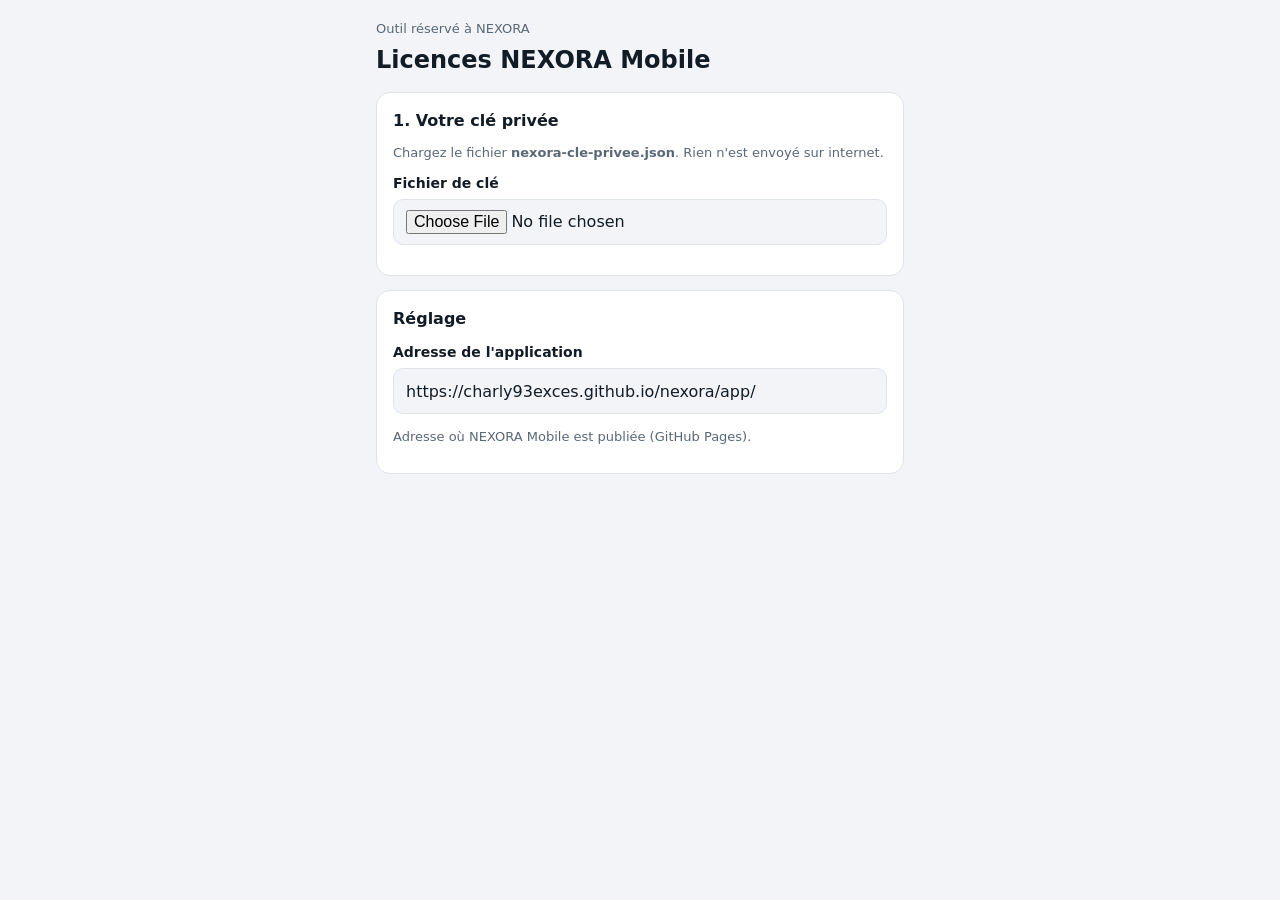
<file: outils/licence.html>
<!doctype html>
<html lang="fr">
<head>
<meta charset="utf-8">
<meta name="viewport" content="width=device-width, initial-scale=1">
<meta name="robots" content="noindex, nofollow">
<meta http-equiv="Content-Security-Policy" content="default-src 'self'; script-src 'self'; style-src 'self' 'unsafe-inline'; img-src 'self' data:; connect-src 'self'; worker-src 'self'; manifest-src 'self'; object-src 'none'; base-uri 'none'; form-action 'none'">
<meta name="referrer" content="no-referrer">
<meta name="theme-color" content="#0f3d5e">
<meta name="apple-mobile-web-app-capable" content="yes">
<meta name="apple-mobile-web-app-title" content="Licences">
<link rel="manifest" href="manifest.webmanifest">
<link rel="icon" type="image/png" sizes="192x192" href="icones/licences-192.png">
<link rel="apple-touch-icon" href="icones/licences-192.png">
<title>Licences NEXORA</title>
<style>
  :root {
    --bg: #f2f4f7; --surface: #fff; --text: #121c26; --muted: #5a6876; --line: #dfe4ea;
    --brand: #0f3d5e; --brand-ink: #fff; --brand-soft: #e3edf5; --wa: #1c8f4e; --danger: #b42318; --ok-bg: #e1f4ea; --ok: #17734a; --focus: #2b7fd1;
  }
  @media (prefers-color-scheme: dark) {
    :root:not([data-theme="light"]) {
      --bg: #0d1318; --surface: #151d24; --text: #e6ecf1; --muted: #97a6b4; --line: #26323d;
      --brand: #7db7e2; --brand-ink: #0d1318; --brand-soft: #1b2a37; --wa: #2fb466; --danger: #f2766c; --ok-bg: #13281e; --ok: #6dd3a0; --focus: #7db7e2;
    }
  }
  :root[data-theme="dark"] {
    --bg: #0d1318; --surface: #151d24; --text: #e6ecf1; --muted: #97a6b4; --line: #26323d;
    --brand: #7db7e2; --brand-ink: #0d1318; --brand-soft: #1b2a37; --wa: #2fb466; --danger: #f2766c; --ok-bg: #13281e; --ok: #6dd3a0; --focus: #7db7e2;
  }
  * { box-sizing: border-box; }
  body { margin: 0; background: var(--bg); color: var(--text); font: 16px/1.45 system-ui, -apple-system, "Segoe UI", Roboto, Arial, sans-serif; }
  .wrap { max-width: 560px; margin: 0 auto; padding: 20px 16px 48px; display: flex; flex-direction: column; gap: 14px; }
  h1 { font-size: 24px; margin: 4px 0 0; }
  h2 { font-size: 16px; margin: 0 0 12px; }
  p { margin: 0 0 10px; }
  .muted { color: var(--muted); }
  .small { font-size: 13px; }
  .card { background: var(--surface); border: 1px solid var(--line); border-radius: 14px; padding: 16px; }
  label { display: block; margin-bottom: 14px; }
  .lbl { display: block; font-weight: 650; font-size: 14px; margin-bottom: 6px; }
  .hint { display: block; font-size: 13px; color: var(--muted); margin-top: 6px; }
  input, select, textarea {
    width: 100%; min-height: 46px; padding: 10px 12px; border-radius: 10px; border: 1px solid var(--line);
    background: var(--bg); color: var(--text); font: inherit; font-size: 16px;
  }
  #code { font-family: ui-monospace, monospace; letter-spacing: .12em; text-transform: uppercase; font-size: 20px; }
  textarea { min-height: 90px; font-family: ui-monospace, monospace; font-size: 13px; word-break: break-all; }
  :focus-visible { outline: 2px solid var(--focus); outline-offset: 2px; }
  .btn {
    display: flex; align-items: center; justify-content: center; gap: 8px; width: 100%; min-height: 48px;
    border: 0; border-radius: 11px; font: inherit; font-weight: 700; cursor: pointer; text-decoration: none;
    background: var(--brand); color: var(--brand-ink);
  }
  .btn.ghost { background: transparent; color: var(--text); border: 1px solid var(--line); }
  .btn.danger { background: transparent; color: var(--danger); border: 1px solid var(--danger); }
  .btn.wa { background: var(--wa); color: #fff; }
  .row { display: grid; grid-template-columns: 1fr 1fr; gap: 10px; }
  .stack-s { display: flex; flex-direction: column; gap: 8px; }
  .ok { background: var(--ok-bg); color: var(--ok); padding: 10px 12px; border-radius: 10px; font-weight: 600; }
  .note { background: var(--brand-soft); padding: 10px 12px; border-radius: 10px; font-size: 14px; }
  .err { color: var(--danger); font-size: 14px; }
  .err:empty { display: none; }
  table { width: 100%; border-collapse: collapse; font-size: 14px; }
  td { padding: 8px 4px; border-bottom: 1px solid var(--line); vertical-align: top; }
  td:last-child { text-align: right; white-space: nowrap; }
  [hidden] { display: none !important; }
</style>
</head>
<body>
<div class="wrap">
  <div>
    <div class="muted small">Outil réservé à NEXORA</div>
    <h1>Licences NEXORA Mobile</h1>
  </div>

  <section class="card">
    <h2>1. Votre clé privée</h2>

    <!-- Clé mémorisée (chiffrée) : demander le mot de passe -->
    <div id="etat-protegee" hidden>
      <p class="muted small">Votre clé est mémorisée sur ce téléphone, protégée par votre mot de passe.</p>
      <label><span class="lbl">Mot de passe de la clé</span><input type="password" id="mdp-ouvrir" autocomplete="current-password"></label>
      <p class="err" id="err-ouvrir"></p>
      <div class="stack-s">
        <button class="btn" id="ouvrir" type="button">Déverrouiller</button>
        <button class="btn danger" id="oublier" type="button">Oublier la clé sur ce téléphone</button>
      </div>
    </div>

    <!-- Aucune clé : charger le fichier -->
    <div id="etat-fichier" hidden>
      <p class="muted small">Chargez le fichier <b>nexora-cle-privee.json</b>. Rien n'est envoyé sur internet.</p>
      <label><span class="lbl">Fichier de clé</span><input type="file" id="fichier-cle" accept=".json,application/json"></label>
      <p class="err" id="err-cle"></p>
    </div>

    <!-- Clé prête -->
    <div id="etat-pret" hidden>
      <p class="ok">Clé prête. Elle sera oubliée de la mémoire après 5 minutes en arrière-plan.</p>
      <div id="memoriser-bloc" hidden>
        <p class="muted small" style="margin-top:12px">Pour ne pas recharger le fichier à chaque fois, mémorisez la clé sur ce téléphone. Elle sera <b>chiffrée</b> avec un mot de passe (8 caractères minimum).</p>
        <label><span class="lbl">Mot de passe</span><input type="password" id="mdp1" autocomplete="new-password"></label>
        <label><span class="lbl">Confirmez le mot de passe</span><input type="password" id="mdp2" autocomplete="new-password"></label>
        <p class="err" id="err-mem"></p>
        <button class="btn ghost" id="memoriser" type="button">Mémoriser la clé (chiffrée)</button>
      </div>
    </div>
  </section>

  <form class="card" id="form" hidden>
    <h2>2. Nouvelle licence</h2>
    <label><span class="lbl">Nom de l'atelier du client</span><input type="text" id="nom" required placeholder="Koné Phone Services" autocomplete="off"></label>
    <label><span class="lbl">Code du téléphone du client</span><input type="text" id="code" required placeholder="XXXX-XXXX" autocomplete="off" autocapitalize="characters" maxlength="9">
      <span class="hint">Affiché sur l'écran d'activation de l'application du client. La licence ne fonctionnera que sur ce téléphone.</span></label>
    <label><span class="lbl">WhatsApp du client</span><input type="tel" id="tel" placeholder="07 00 00 00 00" autocomplete="off"></label>
    <div class="row">
      <label><span class="lbl">Durée</span>
        <select id="duree">
          <option value="">Sans limite</option>
          <option value="1">1 mois</option>
          <option value="3">3 mois</option>
          <option value="6">6 mois</option>
          <option value="12">1 an</option>
        </select>
      </label>
      <label><span class="lbl">Indicatif pays</span><input type="text" id="indicatif" value="225" inputmode="numeric"></label>
    </div>
    <p class="err" id="err-form"></p>
    <button class="btn" type="submit">Créer le lien d'activation</button>
  </form>

  <section class="card" id="resultat" hidden>
    <h2>3. Lien à envoyer au client</h2>
    <p class="note" id="resume"></p>
    <textarea id="lien" readonly></textarea>
    <div class="stack-s" style="margin-top:10px">
      <a class="btn wa" id="envoyer" target="_blank" rel="noopener">Envoyer sur WhatsApp</a>
      <button class="btn ghost" id="copier" type="button">Copier le lien</button>
    </div>
  </section>

  <section class="card" id="journal-bloc" hidden>
    <h2>Licences créées sur ce téléphone</h2>
    <table><tbody id="journal"></tbody></table>
  </section>

  <section class="card">
    <h2>Réglage</h2>
    <label><span class="lbl">Adresse de l'application</span><input type="url" id="base"></label>
    <p class="muted small">Adresse où NEXORA Mobile est publiée (GitHub Pages).</p>
  </section>
</div>
<script src="licence.js"></script>
</body>
</html>
</file>
<file: app/styles.css>
/* NEXORA Mobile — styles */

:root {
  --bg: #f2f4f7;
  --surface: #ffffff;
  --surface-2: #f6f8fa;
  --text: #121c26;
  --muted: #5a6876;
  --line: #dfe4ea;
  --brand: #0f3d5e;
  --brand-ink: #ffffff;
  --brand-soft: #e3edf5;
  --accent: #1f8a5b;
  --accent-ink: #ffffff;
  --wa: #1c8f4e;
  --danger: #b42318;
  --danger-soft: #fdecea;
  --warn: #9a5b00;
  --warn-soft: #fff4e0;
  --focus: #2b7fd1;
  --shadow: 0 1px 2px rgba(16, 24, 40, .06), 0 1px 3px rgba(16, 24, 40, .08);

  --s-gris-bg: #eceff3; --s-gris: #46525f;
  --s-bleu-bg: #e2eefb; --s-bleu: #1b5fa8;
  --s-violet-bg: #efe8fb; --s-violet: #6b3fb2;
  --s-orange-bg: #fdf0dc; --s-orange: #9a5b00;
  --s-vert-bg: #e1f4ea; --s-vert: #17734a;
  --s-neutre-bg: #eceff3; --s-neutre: #5a6876;
  --s-rouge-bg: #fdecea; --s-rouge: #b42318;

  --r: 14px;
  --tab-h: 64px;
  --safe-b: env(safe-area-inset-bottom, 0px);
  --safe-t: env(safe-area-inset-top, 0px);
  color-scheme: light;
}

@media (prefers-color-scheme: dark) {
  :root:not([data-theme="light"]) {
    --bg: #0d1318;
    --surface: #151d24;
    --surface-2: #1b252e;
    --text: #e6ecf1;
    --muted: #97a6b4;
    --line: #26323d;
    --brand: #7db7e2;
    --brand-ink: #0d1318;
    --brand-soft: #1b2a37;
    --accent: #3fbf86;
    --accent-ink: #08160f;
    --wa: #2fb466;
    --danger: #f2766c;
    --danger-soft: #2c1716;
    --warn: #f0b259;
    --warn-soft: #2a2112;
    --focus: #7db7e2;
    --shadow: none;
    --s-gris-bg: #222c35; --s-gris: #b5c1cc;
    --s-bleu-bg: #16293b; --s-bleu: #8cc0ef;
    --s-violet-bg: #251d36; --s-violet: #c3a6f0;
    --s-orange-bg: #2c2213; --s-orange: #f0b259;
    --s-vert-bg: #13281e; --s-vert: #6dd3a0;
    --s-neutre-bg: #222c35; --s-neutre: #97a6b4;
    --s-rouge-bg: #2c1716; --s-rouge: #f2766c;
    color-scheme: dark;
  }
}
:root[data-theme="dark"] {
  --bg: #0d1318; --surface: #151d24; --surface-2: #1b252e; --text: #e6ecf1; --muted: #97a6b4; --line: #26323d;
  --brand: #7db7e2; --brand-ink: #0d1318; --brand-soft: #1b2a37; --accent: #3fbf86; --accent-ink: #08160f; --wa: #2fb466;
  --danger: #f2766c; --danger-soft: #2c1716; --warn: #f0b259; --warn-soft: #2a2112; --focus: #7db7e2; --shadow: none;
  --s-gris-bg: #222c35; --s-gris: #b5c1cc; --s-bleu-bg: #16293b; --s-bleu: #8cc0ef; --s-violet-bg: #251d36; --s-violet: #c3a6f0;
  --s-orange-bg: #2c2213; --s-orange: #f0b259; --s-vert-bg: #13281e; --s-vert: #6dd3a0; --s-neutre-bg: #222c35; --s-neutre: #97a6b4;
  --s-rouge-bg: #2c1716; --s-rouge: #f2766c;
  color-scheme: dark;
}

* { box-sizing: border-box; }
html { -webkit-text-size-adjust: 100%; -webkit-tap-highlight-color: transparent; }
body {
  margin: 0;
  background: var(--bg);
  color: var(--text);
  font: 16px/1.45 system-ui, -apple-system, "Segoe UI", Roboto, "Helvetica Neue", Arial, sans-serif;
  min-height: 100dvh;
  overscroll-behavior-y: none;
}
a { color: var(--brand); }
button, input, select, textarea { font: inherit; color: inherit; }
h1, h2, h3 { margin: 0; }
p { margin: 0 0 10px; }
.muted { color: var(--muted); }
.small { font-size: 13px; }
.center { text-align: center; }
.mt { margin-top: 14px; }
.pos { color: var(--s-vert); }
.neg { color: var(--danger); }
:focus-visible { outline: 2px solid var(--focus); outline-offset: 2px; }

/* ---------- Barre du haut ---------- */
.topbar {
  position: sticky; top: 0; z-index: 20;
  background: color-mix(in srgb, var(--bg) 88%, transparent);
  backdrop-filter: saturate(1.4) blur(12px);
  -webkit-backdrop-filter: saturate(1.4) blur(12px);
  border-bottom: 1px solid var(--line);
  padding-top: var(--safe-t);
}
.topbar-in { max-width: 720px; margin: 0 auto; height: 56px; display: flex; align-items: center; gap: 8px; padding: 0 8px; }
.topbar h1 { flex: 1; font-size: 18px; font-weight: 700; white-space: nowrap; overflow: hidden; text-overflow: ellipsis; }
.topbar-slot { min-width: 44px; display: flex; align-items: center; }
.topbar-slot.right { justify-content: flex-end; }
.brand-mark {
  width: 32px; height: 32px; margin-left: 6px; border-radius: 9px; display: grid; place-items: center;
  background: var(--brand); color: var(--brand-ink); font-weight: 800; font-size: 17px;
}
body.locked .topbar, body.locked .tabbar, body.locked #fab { display: none; }

/* ---------- Contenu ---------- */
.vue { max-width: 720px; margin: 0 auto; padding: 14px 16px calc(var(--tab-h) + var(--safe-b) + 96px); }
.stack { display: flex; flex-direction: column; gap: 14px; }
.stack-s { display: flex; flex-direction: column; gap: 8px; }
.splash { min-height: 60vh; display: grid; place-items: center; }

.card {
  background: var(--surface); border: 1px solid var(--line); border-radius: var(--r);
  padding: 16px; box-shadow: var(--shadow);
}
.card-title { font-size: 15px; font-weight: 700; margin-bottom: 12px; }
.card.head { padding-bottom: 12px; }
.head-top { display: flex; align-items: center; gap: 8px; flex-wrap: wrap; margin-bottom: 6px; }
.head-title { font-size: 21px; font-weight: 750; line-height: 1.2; margin-bottom: 4px; }
.diag-title { font-size: 20px; margin: 2px 0 4px; }

.hello { padding: 4px 2px 0; }
.hello .small::first-letter { text-transform: uppercase; }
.hello-name { font-size: 24px; font-weight: 800; letter-spacing: -.01em; }

/* ---------- Statistiques ---------- */
.stats { display: grid; grid-template-columns: repeat(2, minmax(0, 1fr)); gap: 10px; }
.stat {
  display: block; text-decoration: none; color: inherit;
  background: var(--surface); border: 1px solid var(--line); border-radius: var(--r);
  padding: 12px 14px; box-shadow: var(--shadow);
}
.stat-v { font-size: 20px; font-weight: 800; letter-spacing: -.01em; white-space: nowrap; overflow: hidden; text-overflow: ellipsis; font-variant-numeric: tabular-nums; }
.stat-l { font-size: 13px; color: var(--muted); }
.stat.warn { background: var(--warn-soft); border-color: transparent; }

/* ---------- Alertes et conseils ---------- */
.alert, .tip {
  display: flex; gap: 10px; align-items: flex-start; padding: 12px 14px; border-radius: 12px;
  background: var(--brand-soft); color: var(--text); text-decoration: none; font-size: 14px;
}
.alert svg, .tip svg { flex: none; margin-top: 1px; color: var(--brand); }
.alert.warn { background: var(--warn-soft); }
.alert.warn svg { color: var(--warn); }

/* ---------- Listes ---------- */
.list { display: flex; flex-direction: column; gap: 8px; }
.list.flat { gap: 0; }
.item {
  display: flex; align-items: center; gap: 12px; padding: 12px 14px; min-height: 64px;
  background: var(--surface); border: 1px solid var(--line); border-radius: 12px;
  color: inherit; text-decoration: none; box-shadow: var(--shadow);
}
.card .item { box-shadow: none; background: var(--surface-2); }
.item-main { flex: 1; min-width: 0; }
.item-main.as-btn { background: none; border: 0; padding: 0; text-align: left; cursor: pointer; }
.item-top { display: flex; align-items: center; gap: 6px; flex-wrap: wrap; margin-bottom: 2px; }
.item-title { font-weight: 650; white-space: nowrap; overflow: hidden; text-overflow: ellipsis; }
.item-sub { font-size: 13px; color: var(--muted); white-space: nowrap; overflow: hidden; text-overflow: ellipsis; }
.item-side { display: flex; flex-direction: column; align-items: flex-end; gap: 4px; flex: none; }
.reste { font-weight: 700; font-size: 14px; color: var(--danger); font-variant-numeric: tabular-nums; }
.num { font-weight: 700; font-size: 13px; color: var(--muted); font-variant-numeric: tabular-nums; }
.num.lg { font-size: 15px; color: var(--text); }
.more { display: block; text-align: center; padding: 10px 0 0; font-weight: 600; text-decoration: none; }
.avatar {
  width: 40px; height: 40px; border-radius: 50%; flex: none; display: grid; place-items: center;
  background: var(--brand-soft); color: var(--brand); font-weight: 700; font-size: 15px;
}

.row-link {
  display: flex; align-items: center; gap: 12px; width: 100%; padding: 12px 2px; min-height: 56px;
  color: inherit; text-decoration: none; background: none; border: 0; border-bottom: 1px solid var(--line);
  text-align: left; cursor: pointer;
}
.row-link:last-child { border-bottom: 0; }
.row-link > div { flex: 1; min-width: 0; }
.row-link > svg:first-child { color: var(--brand); flex: none; }
.row-link > svg:last-child { color: var(--muted); transform: rotate(180deg); flex: none; }

.empty { text-align: center; padding: 28px 12px; color: var(--muted); }
.empty .btn { margin-top: 8px; }

/* ---------- Badges de statut ---------- */
.badge {
  display: inline-flex; align-items: center; height: 22px; padding: 0 8px; border-radius: 999px;
  font-size: 12px; font-weight: 650; white-space: nowrap;
}
.b-gris { background: var(--s-gris-bg); color: var(--s-gris); }
.b-bleu { background: var(--s-bleu-bg); color: var(--s-bleu); }
.b-violet { background: var(--s-violet-bg); color: var(--s-violet); }
.b-orange { background: var(--s-orange-bg); color: var(--s-orange); }
.b-vert { background: var(--s-vert-bg); color: var(--s-vert); }
.b-neutre { background: var(--s-neutre-bg); color: var(--s-neutre); }
.b-rouge { background: var(--s-rouge-bg); color: var(--s-rouge); }
.card .badge.b-vert { white-space: normal; height: auto; padding: 3px 8px; }
.dot { width: 10px; height: 10px; border-radius: 50%; flex: none; }
.d-gris { background: var(--s-gris); } .d-bleu { background: var(--s-bleu); } .d-violet { background: var(--s-violet); }
.d-orange { background: var(--s-orange); } .d-vert { background: var(--s-vert); } .d-neutre { background: var(--s-neutre); }
.d-rouge { background: var(--s-rouge); }

/* ---------- Actions rapides (fiche) ---------- */
.actions { display: grid; grid-template-columns: repeat(4, minmax(0, 1fr)); gap: 8px; margin-top: 14px; }
.action {
  display: flex; flex-direction: column; align-items: center; justify-content: center; gap: 4px;
  min-height: 64px; padding: 8px 4px; border-radius: 12px; border: 0; cursor: pointer;
  background: var(--brand-soft); color: var(--brand); text-decoration: none; font-size: 12.5px; font-weight: 650;
}
.action span { color: var(--text); }

/* ---------- Boutons ---------- */
.btn {
  display: inline-flex; align-items: center; justify-content: center; gap: 8px;
  min-height: 44px; padding: 0 16px; border-radius: 11px; border: 1px solid transparent;
  font-weight: 650; text-decoration: none; cursor: pointer; white-space: nowrap;
}
.btn:disabled { opacity: .55; cursor: default; }
.btn.block { display: flex; width: 100%; }
.btn.lg { min-height: 54px; font-size: 17px; }
.btn.sm { min-height: 38px; padding: 0 12px; font-size: 14px; }
.btn.primary { background: var(--brand); color: var(--brand-ink); }
.btn.ghost { background: var(--surface); border-color: var(--line); color: var(--text); }
.btn.danger { background: var(--danger); color: #fff; }
.btn.danger-ghost { background: transparent; color: var(--danger); border-color: color-mix(in srgb, var(--danger) 35%, transparent); }
.btn.whatsapp { background: var(--wa); color: #fff; }
.card .btn.sm { margin-top: 10px; }
.row-btns { display: flex; gap: 8px; flex-wrap: wrap; }
.row-btns .btn { flex: 1; }
.icon-btn {
  width: 44px; height: 44px; display: inline-grid; place-items: center; border-radius: 12px;
  border: 0; background: transparent; color: var(--text); cursor: pointer; text-decoration: none;
}
.icon-btn.sm { width: 36px; height: 36px; border-radius: 10px; background: var(--surface-2); }
.link { background: none; border: 0; padding: 0; color: var(--brand); cursor: pointer; font-weight: 600; }

/* ---------- Bouton flottant ---------- */
.fab {
  position: fixed; z-index: 15; right: 16px; bottom: calc(var(--tab-h) + var(--safe-b) + 16px);
  display: inline-flex; align-items: center; gap: 8px; height: 56px; padding: 0 20px 0 16px;
  border-radius: 18px; background: var(--brand); color: var(--brand-ink); text-decoration: none;
  font-weight: 700; box-shadow: 0 6px 20px rgba(15, 61, 94, .35);
}
@media (min-width: 760px) { .fab { right: calc(50% - 344px); } }

/* ---------- Barre d'onglets ---------- */
.tabbar {
  position: fixed; z-index: 20; left: 0; right: 0; bottom: 0;
  display: grid; grid-template-columns: repeat(4, 1fr);
  height: calc(var(--tab-h) + var(--safe-b)); padding-bottom: var(--safe-b);
  background: color-mix(in srgb, var(--surface) 92%, transparent);
  backdrop-filter: saturate(1.4) blur(12px);
  -webkit-backdrop-filter: saturate(1.4) blur(12px);
  border-top: 1px solid var(--line);
}
.tabbar a {
  display: flex; flex-direction: column; align-items: center; justify-content: center; gap: 2px;
  color: var(--muted); text-decoration: none; font-size: 12px; font-weight: 600;
}
.tabbar a.on { color: var(--brand); }
.tabbar a.on svg { stroke-width: 2.4; }

/* ---------- Formulaires ---------- */
.field { display: block; margin: 0 0 14px; }
.field:last-child { margin-bottom: 0; }
.field.mt { margin-top: 16px; }
.lbl { display: block; font-weight: 650; font-size: 14px; margin: 0 0 6px; }
.hint { display: block; font-size: 13px; color: var(--muted); margin-top: 6px; }
input[type=text], input[type=tel], input[type=number], input[type=date], input[type=search], select, textarea {
  width: 100%; min-height: 46px; padding: 10px 12px; border-radius: 10px;
  border: 1px solid var(--line); background: var(--surface-2); color: var(--text);
  font-size: 16px; /* évite le zoom automatique sur iPhone */
  -webkit-appearance: none; appearance: none;
}
select {
  background-image: url("data:image/svg+xml,%3Csvg xmlns='http://www.w3.org/2000/svg' width='12' height='8' viewBox='0 0 12 8'%3E%3Cpath d='M1 1l5 5 5-5' fill='none' stroke='%23889' stroke-width='2'/%3E%3C/svg%3E");
  background-repeat: no-repeat; background-position: right 12px center; padding-right: 34px;
}
textarea { resize: vertical; min-height: 76px; line-height: 1.4; }
input:focus, select:focus, textarea:focus { outline: 2px solid var(--focus); outline-offset: 0; border-color: transparent; }
.grid2 { display: grid; grid-template-columns: 1fr 1fr; gap: 0 10px; }
.err { color: var(--danger); font-size: 14px; margin: 0 0 10px; }
.err:empty { display: none; }
.check { display: flex; align-items: center; gap: 10px; min-height: 44px; cursor: pointer; }
.check input { width: 20px; height: 20px; accent-color: var(--brand); }
.inline-input { width: 130px; }
.inline-input input { min-height: 38px; text-align: right; }

.search { position: relative; }
.search svg { position: absolute; left: 12px; top: 50%; transform: translateY(-50%); color: var(--muted); }
.search input { padding-left: 38px; background: var(--surface); }

/* ---------- Puces ---------- */
.chips { display: flex; flex-wrap: wrap; gap: 8px; }
.chips.scroll { flex-wrap: nowrap; overflow-x: auto; scrollbar-width: none; margin: 0 -16px; padding: 0 16px; }
.chips.scroll::-webkit-scrollbar { display: none; }
.chip {
  min-height: 38px; padding: 0 14px; border-radius: 999px; border: 1px solid var(--line);
  background: var(--surface); color: var(--text); font-size: 14px; font-weight: 600; cursor: pointer; white-space: nowrap;
}
.chip.on { background: var(--brand); border-color: var(--brand); color: var(--brand-ink); }
.chip-choice { position: relative; }
.chip-choice input { position: absolute; opacity: 0; pointer-events: none; }
.chip-choice span {
  display: inline-flex; align-items: center; min-height: 38px; padding: 0 14px; border-radius: 999px;
  border: 1px solid var(--line); background: var(--surface-2); font-size: 14px; cursor: pointer;
}
.chip-choice input:checked + span { background: var(--brand-soft); border-color: var(--brand); color: var(--brand); font-weight: 650; }
.chip-choice input:focus-visible + span { outline: 2px solid var(--focus); outline-offset: 2px; }

/* ---------- Choix client / appareil ---------- */
.suggest { display: flex; flex-direction: column; gap: 6px; }
.suggest:empty { display: none; }
.suggest-item {
  display: flex; align-items: center; gap: 6px; flex-wrap: wrap; text-align: left; padding: 10px 12px;
  border-radius: 10px; border: 1px dashed var(--brand); background: var(--brand-soft); cursor: pointer;
}
.tag { margin-left: auto; font-size: 12px; font-weight: 650; color: var(--brand); }
.picked {
  display: flex; align-items: center; justify-content: space-between; gap: 10px;
  padding: 10px 12px; border-radius: 10px; background: var(--brand-soft);
}
.picked .btn.sm { margin: 0; }
.choices { display: flex; flex-direction: column; gap: 8px; margin-bottom: 14px; }
.choice-card {
  display: flex; flex-direction: column; align-items: flex-start; gap: 4px; text-align: left;
  padding: 12px; border-radius: 12px; border: 1px solid var(--line); background: var(--surface-2); cursor: pointer;
}
.choice-card.on { border-color: var(--brand); background: var(--brand-soft); box-shadow: inset 0 0 0 1px var(--brand); }

/* ---------- Photos ---------- */
.thumbs { display: flex; flex-wrap: wrap; gap: 8px; }
.thumb {
  position: relative; width: 76px; height: 76px; border-radius: 10px; overflow: hidden; padding: 0;
  border: 1px solid var(--line); background: var(--surface-2); cursor: pointer;
}
.thumb img { width: 100%; height: 100%; object-fit: cover; display: block; }
.thumb.add {
  display: flex; flex-direction: column; align-items: center; justify-content: center; gap: 2px;
  border-style: dashed; color: var(--brand); font-size: 12px; font-weight: 650;
}
.thumb-x {
  position: absolute; top: 3px; right: 3px; width: 24px; height: 24px; border-radius: 50%;
  border: 0; background: rgba(0, 0, 0, .6); color: #fff; display: grid; place-items: center; cursor: pointer;
}
.photo-full { width: 100%; border-radius: 10px; display: block; }

/* ---------- Lignes (devis, paiements) ---------- */
.lines { display: flex; flex-direction: column; }
.line {
  display: flex; align-items: center; justify-content: space-between; gap: 12px; width: 100%;
  padding: 11px 0; border: 0; border-bottom: 1px solid var(--line); background: none; text-align: left; cursor: pointer;
}
.line.static { cursor: default; }
.line > div:first-child { min-width: 0; }
.line b { white-space: nowrap; font-variant-numeric: tabular-nums; }
.line-end { display: flex; align-items: center; gap: 8px; }
.line .badge, .line .btn { flex: none; }
.totals { margin-top: 8px; }
.kv { display: flex; justify-content: space-between; align-items: center; gap: 12px; padding: 6px 0; }
.kv.top { align-items: flex-start; }
.kv > span:last-child, .kv > b { text-align: right; }
.kv b { font-variant-numeric: tabular-nums; }
.kv.total { font-size: 17px; border-top: 1px solid var(--line); margin-top: 4px; padding-top: 10px; }
.kvs { margin-top: 10px; }
.code { font-family: ui-monospace, monospace; letter-spacing: .1em; }
.note-text { white-space: pre-wrap; background: var(--surface-2); padding: 10px 12px; border-radius: 10px; margin: 8px 0 0; font-size: 14px; }

/* ---------- Diagnostic ---------- */
.progress { height: 6px; background: var(--surface-2); border-radius: 99px; overflow: hidden; margin-top: 12px; }
.progress-bar { height: 100%; width: 0; background: var(--accent); transition: width .25s; }
.steps-check { list-style: none; margin: 0; padding: 0; }
.steps-check li { border-bottom: 1px solid var(--line); }
.steps-check li:last-child { border-bottom: 0; }
.steps-check label { display: flex; align-items: flex-start; gap: 10px; padding: 11px 0; cursor: pointer; }
.steps-check input { width: 22px; height: 22px; margin: 1px 0 0; flex: none; accent-color: var(--accent); }
.steps-check .n {
  flex: none; width: 22px; height: 22px; border-radius: 50%; background: var(--brand-soft); color: var(--brand);
  font-size: 12px; font-weight: 700; display: grid; place-items: center; margin-top: 1px;
}
.steps-check input:checked ~ span:last-child { color: var(--muted); text-decoration: line-through; }
.bullets { margin: 0; padding-left: 20px; }
.bullets li { margin: 4px 0; }

/* ---------- Historique ---------- */
.timeline { list-style: none; margin: 0; padding: 0 0 0 16px; border-left: 2px solid var(--line); }
.timeline li { position: relative; padding: 0 0 12px 8px; }
.timeline li::before {
  content: ""; position: absolute; left: -23px; top: 6px; width: 10px; height: 10px; border-radius: 50%;
  background: var(--brand); border: 2px solid var(--surface);
}

/* ---------- Stock ---------- */
.stepper { display: flex; align-items: center; gap: 6px; flex: none; }
.qty {
  min-width: 34px; text-align: center; font-weight: 750; font-variant-numeric: tabular-nums;
  padding: 3px 6px; border-radius: 8px; background: var(--s-vert-bg); color: var(--s-vert);
}
.qty.low { background: var(--s-rouge-bg); color: var(--s-rouge); }

/* ---------- Réglages ---------- */
.logo-row { display: flex; align-items: center; gap: 14px; }
.logo-row .btn.sm { margin: 0; }
.logo-preview {
  width: 96px; height: 96px; border-radius: 12px; border: 1px dashed var(--line); background: #fff;
  display: grid; place-items: center; overflow: hidden; flex: none;
}
.logo-preview img { max-width: 100%; max-height: 100%; }

/* ---------- Feuilles (fenêtres du bas) ---------- */
.sheet-bg {
  position: fixed; inset: 0; z-index: 50; background: rgba(8, 14, 20, .45);
  display: flex; align-items: flex-end; justify-content: center; opacity: 0; transition: opacity .18s;
}
.sheet-bg.in { opacity: 1; }
.sheet-bg.out { opacity: 0; }
.sheet {
  width: 100%; max-width: 720px; max-height: 92dvh; display: flex; flex-direction: column;
  background: var(--surface); border-radius: 18px 18px 0 0; transform: translateY(24px); transition: transform .18s;
  padding-bottom: var(--safe-b);
}
.sheet-bg.in .sheet { transform: none; }
.sheet-head { display: flex; align-items: center; justify-content: space-between; gap: 8px; padding: 10px 8px 6px 18px; }
.sheet-head h2 { font-size: 18px; }
.sheet-body { overflow-y: auto; padding: 4px 18px 20px; -webkit-overflow-scrolling: touch; }
.status-list { display: flex; flex-direction: column; gap: 6px; }
.status-opt {
  display: flex; align-items: center; gap: 12px; min-height: 50px; padding: 0 14px; border-radius: 12px;
  border: 1px solid var(--line); background: var(--surface-2); text-align: left; font-weight: 600; cursor: pointer;
}
.status-opt.on { border-color: var(--brand); background: var(--brand-soft); }
.preview {
  margin: 14px 0; border-radius: 12px; background: var(--surface-2); border: 1px solid var(--line);
  max-height: 46dvh; overflow-y: auto; display: flex; justify-content: center; padding: 12px;
}
.preview img { width: 100%; max-width: 360px; height: auto; box-shadow: 0 2px 10px rgba(0, 0, 0, .12); background: #fff; }
.welcome { padding-left: 20px; }
.welcome li { margin: 8px 0; }

/* ---------- Notifications ---------- */
#toasts {
  position: fixed; z-index: 60; left: 16px; right: 16px; top: calc(var(--safe-t) + 8px);
  display: flex; flex-direction: column; align-items: center; gap: 8px; pointer-events: none;
}
.toast {
  pointer-events: auto; max-width: 480px; padding: 12px 16px; border-radius: 12px;
  background: #1d2833; color: #fff; font-size: 14px; font-weight: 600; box-shadow: 0 6px 24px rgba(0, 0, 0, .25);
  transition: opacity .3s, transform .3s;
}
.toast.ok { background: #17734a; }
.toast.error { background: #a3261c; }
.toast.out { opacity: 0; transform: translateY(-8px); }
.toast.update { display: flex; align-items: center; gap: 12px; }
.toast.update .btn { background: #fff; color: #0f3d5e; }

/* ---------- Activation ---------- */
.activation { max-width: 460px; margin: 0 auto; padding-top: calc(24px + var(--safe-t)); display: flex; flex-direction: column; gap: 14px; }
.activation h1 { font-size: 28px; text-align: center; }
.activation > p { text-align: center; }
.act-logo {
  width: 72px; height: 72px; margin: 0 auto; border-radius: 20px; display: grid; place-items: center;
  background: var(--brand); color: var(--brand-ink); font-size: 38px; font-weight: 800;
}
body.locked .vue { padding-bottom: 32px; }
.device-code {
  font: 700 28px/1.2 ui-monospace, "SF Mono", Menlo, Consolas, monospace; letter-spacing: .12em; text-align: center;
  padding: 14px; margin: 0 0 12px; border-radius: 12px; background: var(--brand-soft); color: var(--brand); user-select: all;
}
.pin { text-align: center; font-size: 24px !important; letter-spacing: .3em; }
details.card summary { cursor: pointer; font-weight: 650; min-height: 28px; }
.tip.small { font-size: 13px; margin-bottom: 10px; }

/* ---------- Impression ---------- */
#print-root { display: none; }
@media print {
  body.impression > *:not(#print-root) { display: none !important; }
  body.impression { background: #fff; color: #000; }
  body.impression #print-root { display: block; }
}
.ticket { font: 12px/1.35 Arial, sans-serif; color: #000; margin: 0 auto; }
.ticket hr { border: 0; border-top: 1px dashed #000; margin: 6px 0; }
.ticket-logo { display: block; max-width: 60%; max-height: 22mm; margin: 0 auto 4px; }
.t-nom { font-size: 15px; font-weight: 700; text-align: center; }
.t-c { text-align: center; font-size: 11px; }
.t-titre { font-weight: 700; text-align: center; font-size: 13px; }
.t-kv { display: flex; justify-content: space-between; gap: 8px; }
.t-kv b { white-space: nowrap; }
.t-g { font-size: 13px; font-weight: 700; }
.t-sec { margin-top: 4px; }
.t-sign { margin-top: 10px; padding-bottom: 28px; }
.t-note { text-align: center; font-size: 10px; margin: 4px 0; }
.a4 { font: 11pt/1.45 Arial, sans-serif; color: #000; }
.a4-head { display: flex; justify-content: space-between; align-items: flex-start; gap: 20px; border-bottom: 2px solid #000; padding-bottom: 12px; margin-bottom: 14px; }
.a4-shop { display: flex; gap: 12px; align-items: center; }
.a4-logo { max-width: 34mm; max-height: 24mm; }
.a4-nom { font-size: 16pt; font-weight: 700; }
.a4-doc { text-align: right; }
.a4-titre { font-size: 15pt; font-weight: 700; letter-spacing: .04em; }
.a4-infos { border-collapse: collapse; margin-bottom: 12px; }
.a4-infos th { text-align: left; font-weight: 400; color: #444; padding: 2px 16px 2px 0; }
.a4-infos td { font-weight: 700; padding: 2px 0; }
.a4-sec h3 { font-size: 11pt; margin: 10px 0 2px; }
.a4-sec p { margin: 0; }
.a4-lignes { width: 100%; border-collapse: collapse; margin-top: 14px; }
.a4-lignes th { text-align: left; border-bottom: 1px solid #000; padding: 6px 0; }
.a4-lignes th:last-child, .a4-lignes td:last-child { text-align: right; }
.a4-lignes td { border-bottom: 1px solid #ccc; padding: 6px 0; }
.a4-totaux { margin: 10px 0 0 auto; border-collapse: collapse; min-width: 50%; }
.a4-totaux th { text-align: left; font-weight: 400; padding: 3px 16px 3px 0; }
.a4-totaux td { text-align: right; padding: 3px 0; }
.a4-totaux tr.g th, .a4-totaux tr.g td { font-weight: 700; font-size: 12pt; border-top: 1px solid #000; padding-top: 6px; }
.a4-sign { display: flex; justify-content: space-between; margin-top: 28px; }
.a4-sign div { width: 45%; border-top: 1px solid #000; padding-top: 4px; font-size: 10pt; height: 30mm; }
.a4-note { font-size: 9pt; color: #333; margin: 10px 0 0; }

@media (prefers-reduced-motion: reduce) {
  * { transition: none !important; }
}
</file>
